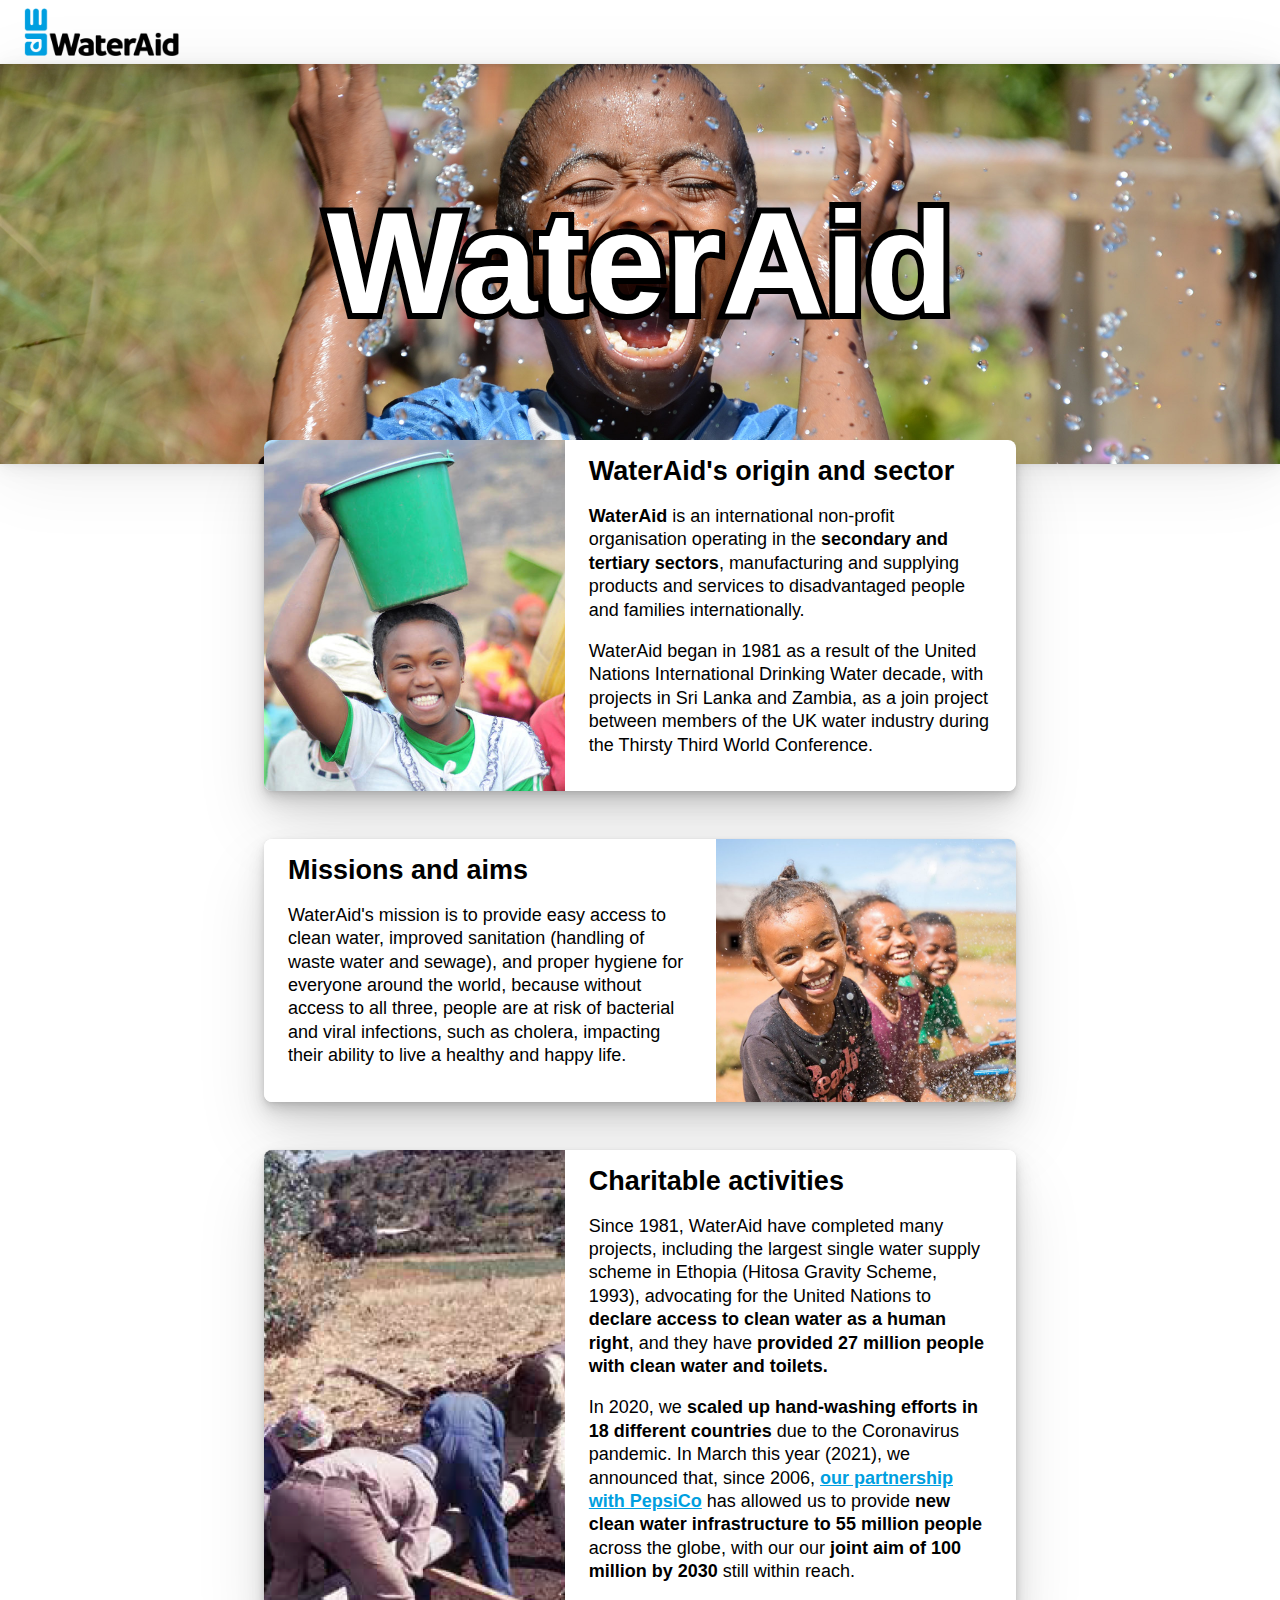
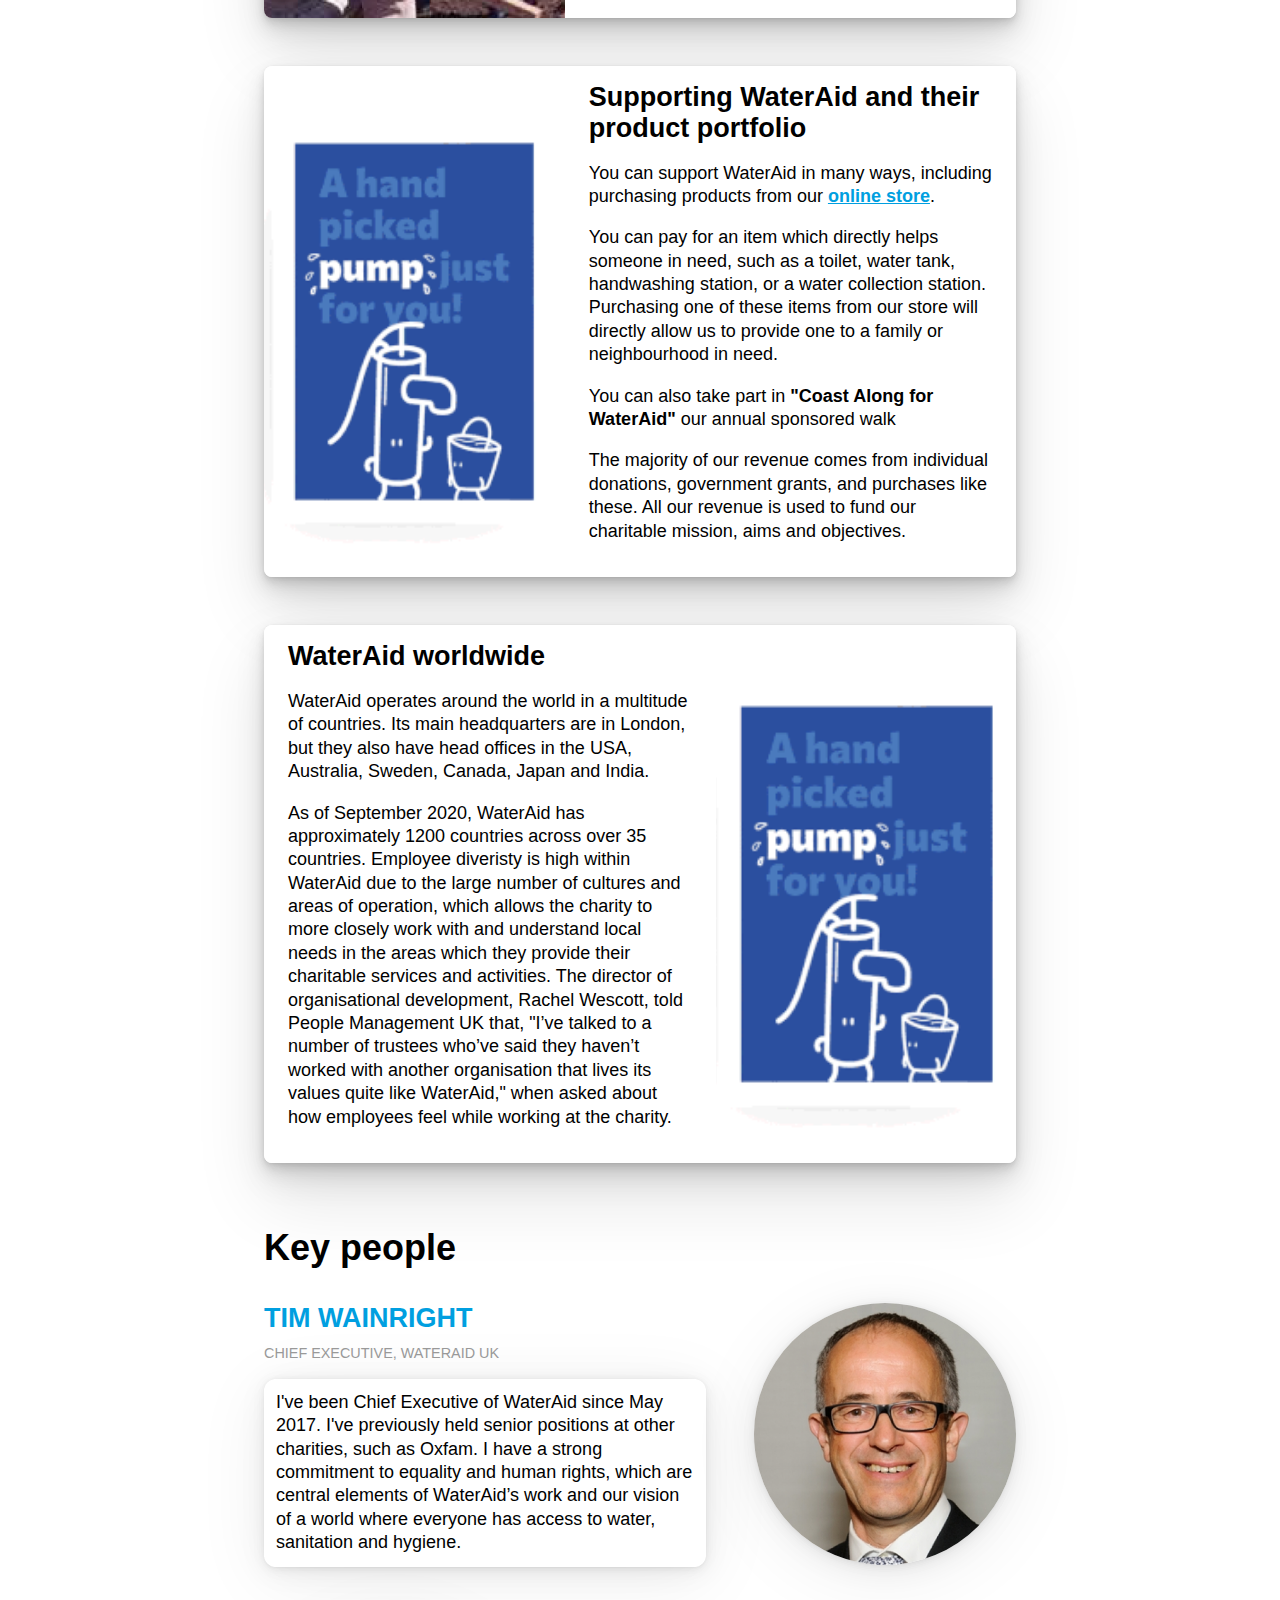
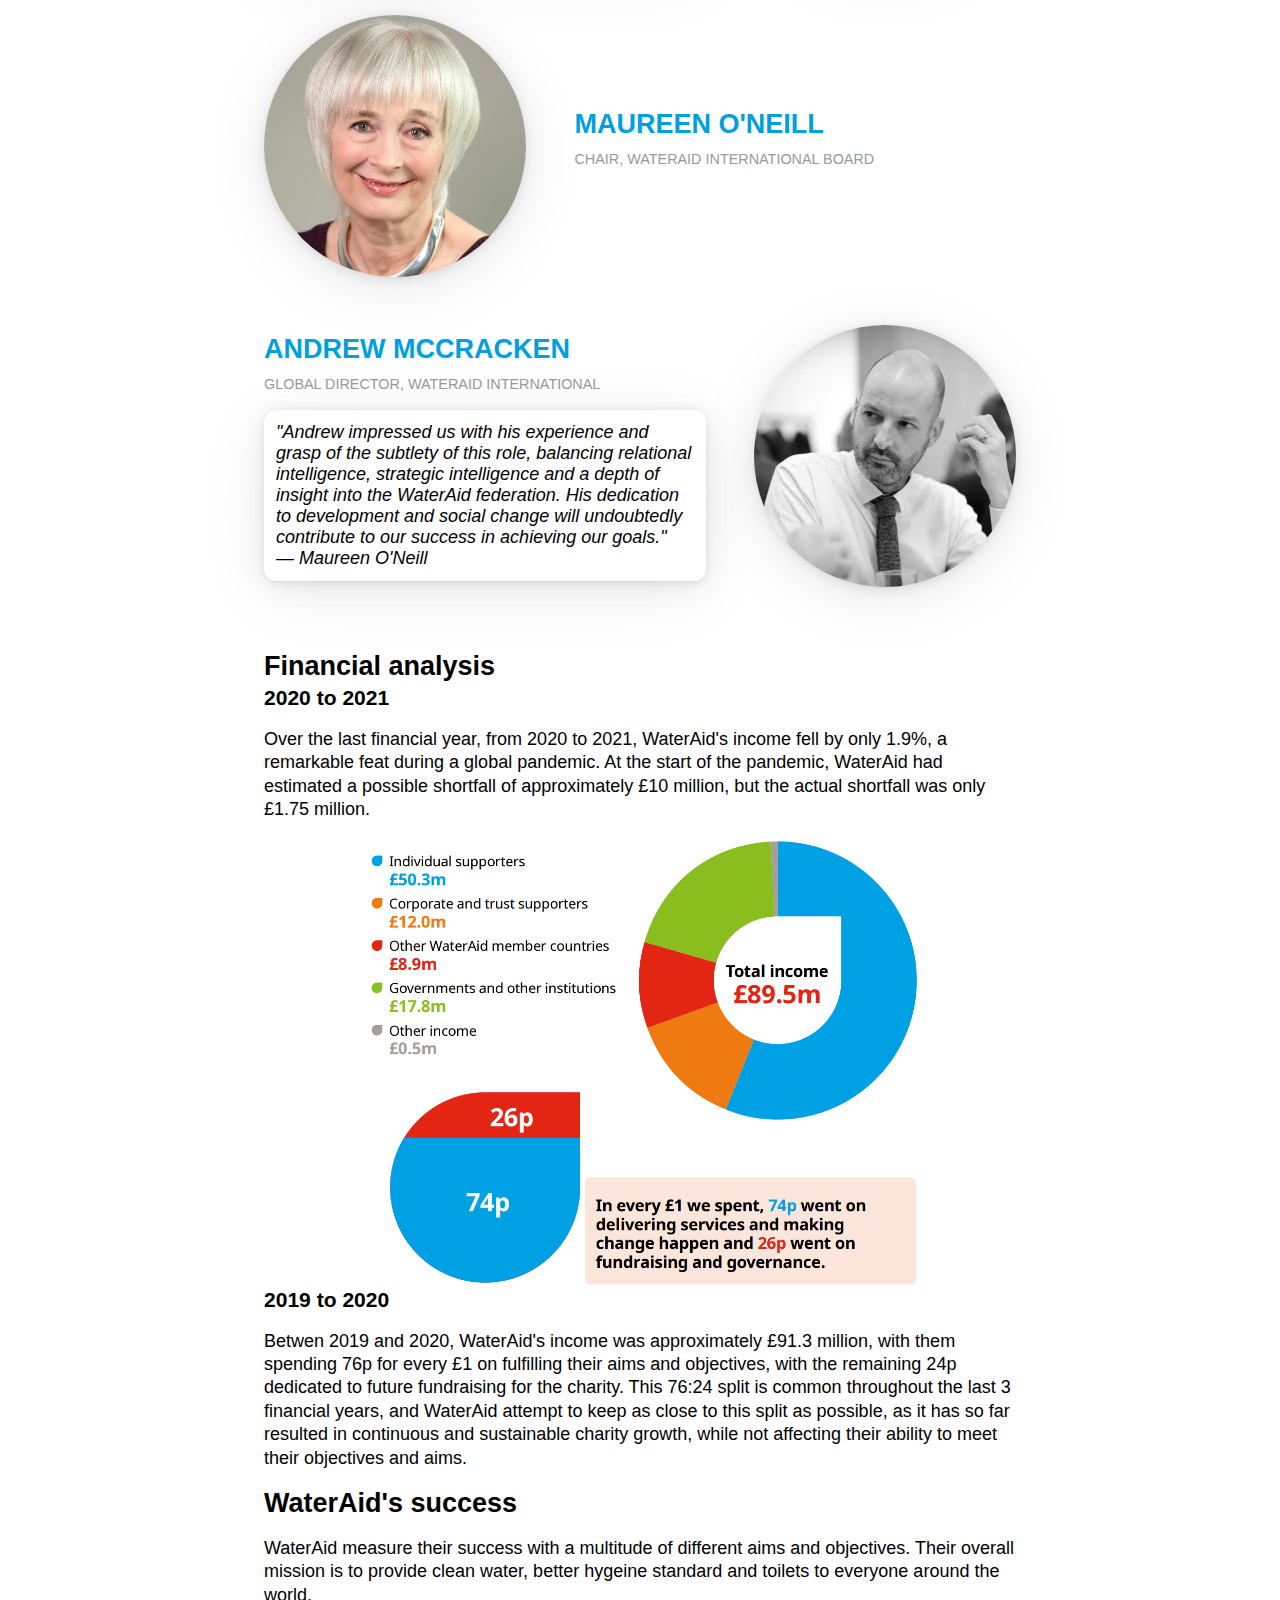
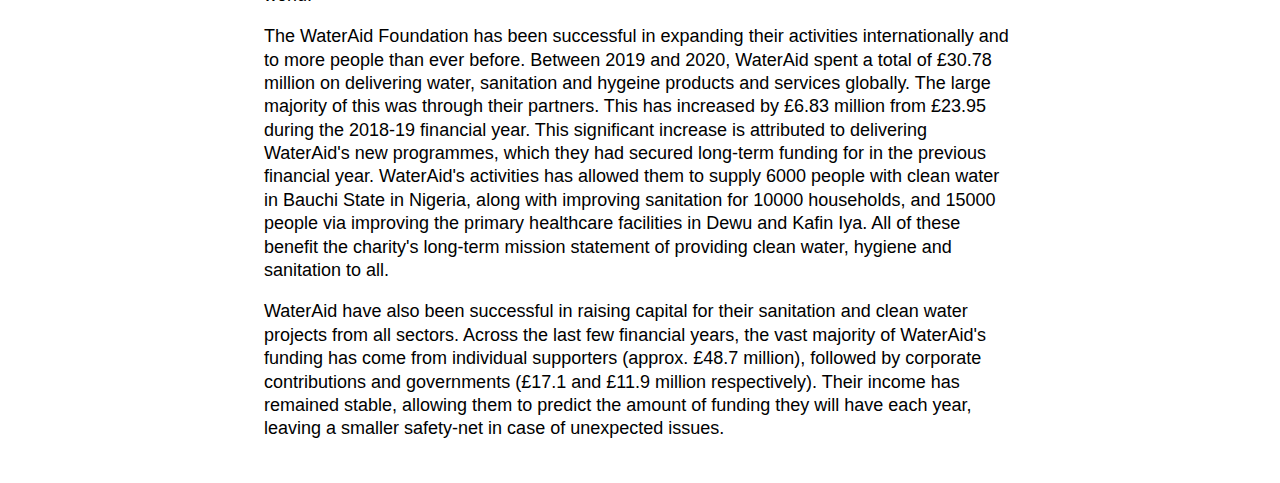
<file: index.html>
<!DOCTYPE html>
<html lang="en">
  <head>
    <meta charset="UTF-8" />
    <meta http-equiv="X-UA-Compatible" content="IE=edge" />
    <meta name="viewport" content="width=device-width, initial-scale=1.0" />
    <title>WaterAid - About</title>

    <link rel="stylesheet" href="style.css" />
  </head>
  <body>
    <header>
      <div id="header-inner">
        <img src="water-aid-logo.png" id="logo" />
      </div>
    </header>

    <div id="hero">
      <img src="wateraid-banner.jpg" />

      <!-- Duplicated for a nicer text shadow -->
      <h1>Water&#8203;Aid</h1>
      <span aria-hidden="true">Water&#8203;Aid</span>
    </div>

    <main>
      <section class="card">
        <img src="wateraid-happy.jpg" />

        <div>
          <h2>WaterAid's origin and sector</h2>
          <!-- 1a -->
          <p>
            <strong>WaterAid</strong> is an international non-profit
            organisation operating in the
            <strong>secondary and tertiary sectors</strong>, manufacturing and
            supplying products and services to disadvantaged people and families
            internationally.
          </p>
          <!-- 1c -->
          <p>
            WaterAid began in 1981 as a result of the United Nations
            International Drinking Water decade, with projects in Sri Lanka and
            Zambia, as a join project between members of the UK water industry
            during the Thirsty Third World Conference.
          </p>
        </div>
      </section>

      <section class="card reversed">
        <img src="wateraid-spray.jpg" />

        <div>
          <h2>Missions and aims</h2>

          <p>
            WaterAid's mission is to provide easy access to clean water,
            improved sanitation (handling of waste water and sewage), and proper
            hygiene for everyone around the world, because without access to all
            three, people are at risk of bacterial and viral infections, such as
            cholera, impacting their ability to live a healthy and happy life.
          </p>
        </div>
      </section>

      <section class="card">
        <img src="wateraid-hitosa.png" />

        <div>
          <h2>Charitable activities</h2>
          <!-- 1b -->
          <p>
            Since 1981, WaterAid have completed many projects, including the
            largest single water supply scheme in Ethopia (Hitosa Gravity
            Scheme, 1993), advocating for the United Nations to
            <strong>declare access to clean water as a human right</strong>, and
            they have
            <strong>
              provided 27 million people with clean water and toilets.</strong
            >
          </p>
          <p>
            In 2020, we
            <strong
              >scaled up hand-washing efforts in 18 different countries</strong
            >
            due to the Coronavirus pandemic. In March this year (2021), we
            announced that, since 2006,
            <a
              href="https://www.pepsico.com/news/press-release/pepsico-helps-more-than-55-million-people-globally-gain-access-to-safe-water-wit03182021"
              target="_blank"
              rel="noopener noreferrer"
              >our partnership with PepsiCo</a
            >
            has allowed us to provide
            <strong>new clean water infrastructure to 55 million people</strong>
            across the globe, with our our
            <strong>joint aim of 100 million by 2030</strong>
            still within reach.
          </p>
        </div>
      </section>

      <section class="card">
        <img src="wateraid-card.gif" />

        <div>
          <h2>Supporting WaterAid and their product portfolio</h2>
          <!-- 1e -->
          <p>
            You can support WaterAid in many ways, including purchasing products
            from our
            <a
              href="https://shop.wateraid.org/"
              target="_blank"
              rel="noopener noreferrer"
              >online store</a
            >.
          </p>
          <!-- 1f -->
          <p>
            You can pay for an item which directly helps someone in need, such
            as a toilet, water tank, handwashing station, or a water collection
            station. Purchasing one of these items from our store will directly
            allow us to provide one to a family or neighbourhood in need.
          </p>
          <p>
            You can also take part in
            <strong>"Coast Along for WaterAid"</strong> our annual sponsored
            walk
          </p>
          <!-- 1f -->
          <p>
            The majority of our revenue comes from individual donations,
            government grants, and purchases like these. All our revenue is used
            to fund our charitable mission, aims and objectives.
          </p>
        </div>
      </section>

      <section class="card reversed">
        <img src="wateraid-card.gif" />

        <div>
          <h2>WaterAid worldwide</h2>
          <!-- 1l -->
          <p>
            WaterAid operates around the world in a multitude of countries. Its
            main headquarters are in London, but they also have head offices in
            the USA, Australia, Sweden, Canada, Japan and India.
          </p>
          <!-- 1m -->
          <p>
            As of September 2020, WaterAid has approximately 1200 countries
            across over 35 countries. Employee diveristy is high within WaterAid
            due to the large number of cultures and areas of operation, which
            allows the charity to more closely work with and understand local
            needs in the areas which they provide their charitable services and
            activities. The director of organisational development, Rachel
            Wescott, told People Management UK that, "I’ve talked to a number of
            trustees who’ve said they haven’t worked with another organisation
            that lives its values quite like WaterAid," when asked about how
            employees feel while working at the charity.
          </p>
        </div>
      </section>

      <section class="key-people">
        <h2>Key people</h2>
        <!-- 1g -->

        <ul>
          <li class="person">
            <img src="tim.png" alt="Tim Wainright" class="portrait" />

            <div class="about">
              <p class="name">Tim Wainright</p>
              <p class="role">Chief Executive, WaterAid UK</p>
              <p class="bio">
                I've been Chief Executive of WaterAid since May 2017. I've
                previously held senior positions at other charities, such as
                Oxfam. I have a strong commitment to equality and human rights,
                which are central elements of WaterAid’s work and our vision of
                a world where everyone has access to water, sanitation and
                hygiene.
              </p>
            </div>
          </li>
          <li class="person">
            <img src="maureen.jpg" alt="Maureen O'Neill" class="portrait" />

            <div class="about">
              <p class="name">Maureen O'Neill</p>
              <p class="role">Chair, WaterAid International Board</p>
              <!-- Can't find any quote from/about Maureen. -->
              <!-- <p class="bio"></p> -->
            </div>
          </li>
          <li class="person">
            <img src="andrew.jpg" alt="Andrew McCracken" class="portrait" />

            <div class="about">
              <p class="name">Andrew McCracken</p>
              <p class="role">Global Director, WaterAid International</p>
              <blockquote class="bio">
                "Andrew impressed us with his experience and grasp of the
                subtlety of this role, balancing relational intelligence,
                strategic intelligence and a depth of insight into the WaterAid
                federation. His dedication to development and social change will
                undoubtedly contribute to our success in achieving our goals."
                <span class="author">&mdash; Maureen O'Neill</span>
              </blockquote>
            </div>
          </li>
        </ul>
      </section>

      <section class="financials">
        <h2>Financial analysis</h2>

        <h3>2020 to 2021</h3>

        <p>
          Over the last financial year, from 2020 to 2021, WaterAid's income
          fell by only 1.9%, a remarkable feat during a global pandemic. At the
          start of the pandemic, WaterAid had estimated a possible shortfall of
          approximately £10 million, but the actual shortfall was only £1.75
          million.
        </p>

        <img src="wateraid-finances-2020-21.png" />

        <h3>2019 to 2020</h3>

        <p>
          Betwen 2019 and 2020, WaterAid's income was approximately £91.3
          million, with them spending 76p for every £1 on fulfilling their aims
          and objectives, with the remaining 24p dedicated to future fundraising
          for the charity. This 76:24 split is common throughout the last 3
          financial years, and WaterAid attempt to keep as close to this split
          as possible, as it has so far resulted in continuous and sustainable
          charity growth, while not affecting their ability to meet their
          objectives and aims.
        </p>
      </section>

      <section class="evaluate">
        <h2>WaterAid's success</h2>

        <p>
          WaterAid measure their success with a multitude of different aims and
          objectives. Their overall mission is to provide clean water, better
          hygeine standard and toilets to everyone around the world.
        </p>

        <p>
          The WaterAid Foundation has been successful in expanding their
          activities internationally and to more people than ever before.
          Between 2019 and 2020, WaterAid spent a total of £30.78 million on
          delivering water, sanitation and hygeine products and services
          globally. The large majority of this was through their partners. This
          has increased by £6.83 million from £23.95 during the 2018-19
          financial year. This significant increase is attributed to delivering
          WaterAid's new programmes, which they had secured long-term funding
          for in the previous financial year. WaterAid's activities has allowed
          them to supply 6000 people with clean water in Bauchi State in
          Nigeria, along with improving sanitation for 10000 households, and
          15000 people via improving the primary healthcare facilities in Dewu
          and Kafin Iya. All of these benefit the charity's long-term mission
          statement of providing clean water, hygiene and sanitation to all.
        </p>

        <p>
          WaterAid have also been successful in raising capital for their
          sanitation and clean water projects from all sectors. Across the last
          few financial years, the vast majority of WaterAid's funding has come
          from individual supporters (approx. £48.7 million), followed by
          corporate contributions and governments (£17.1 and £11.9 million
          respectively). Their income has remained stable, allowing them to
          predict the amount of funding they will have each year, leaving a
          smaller safety-net in case of unexpected issues.
        </p>
      </section>
    </main>
  </body>
</html>
</file>
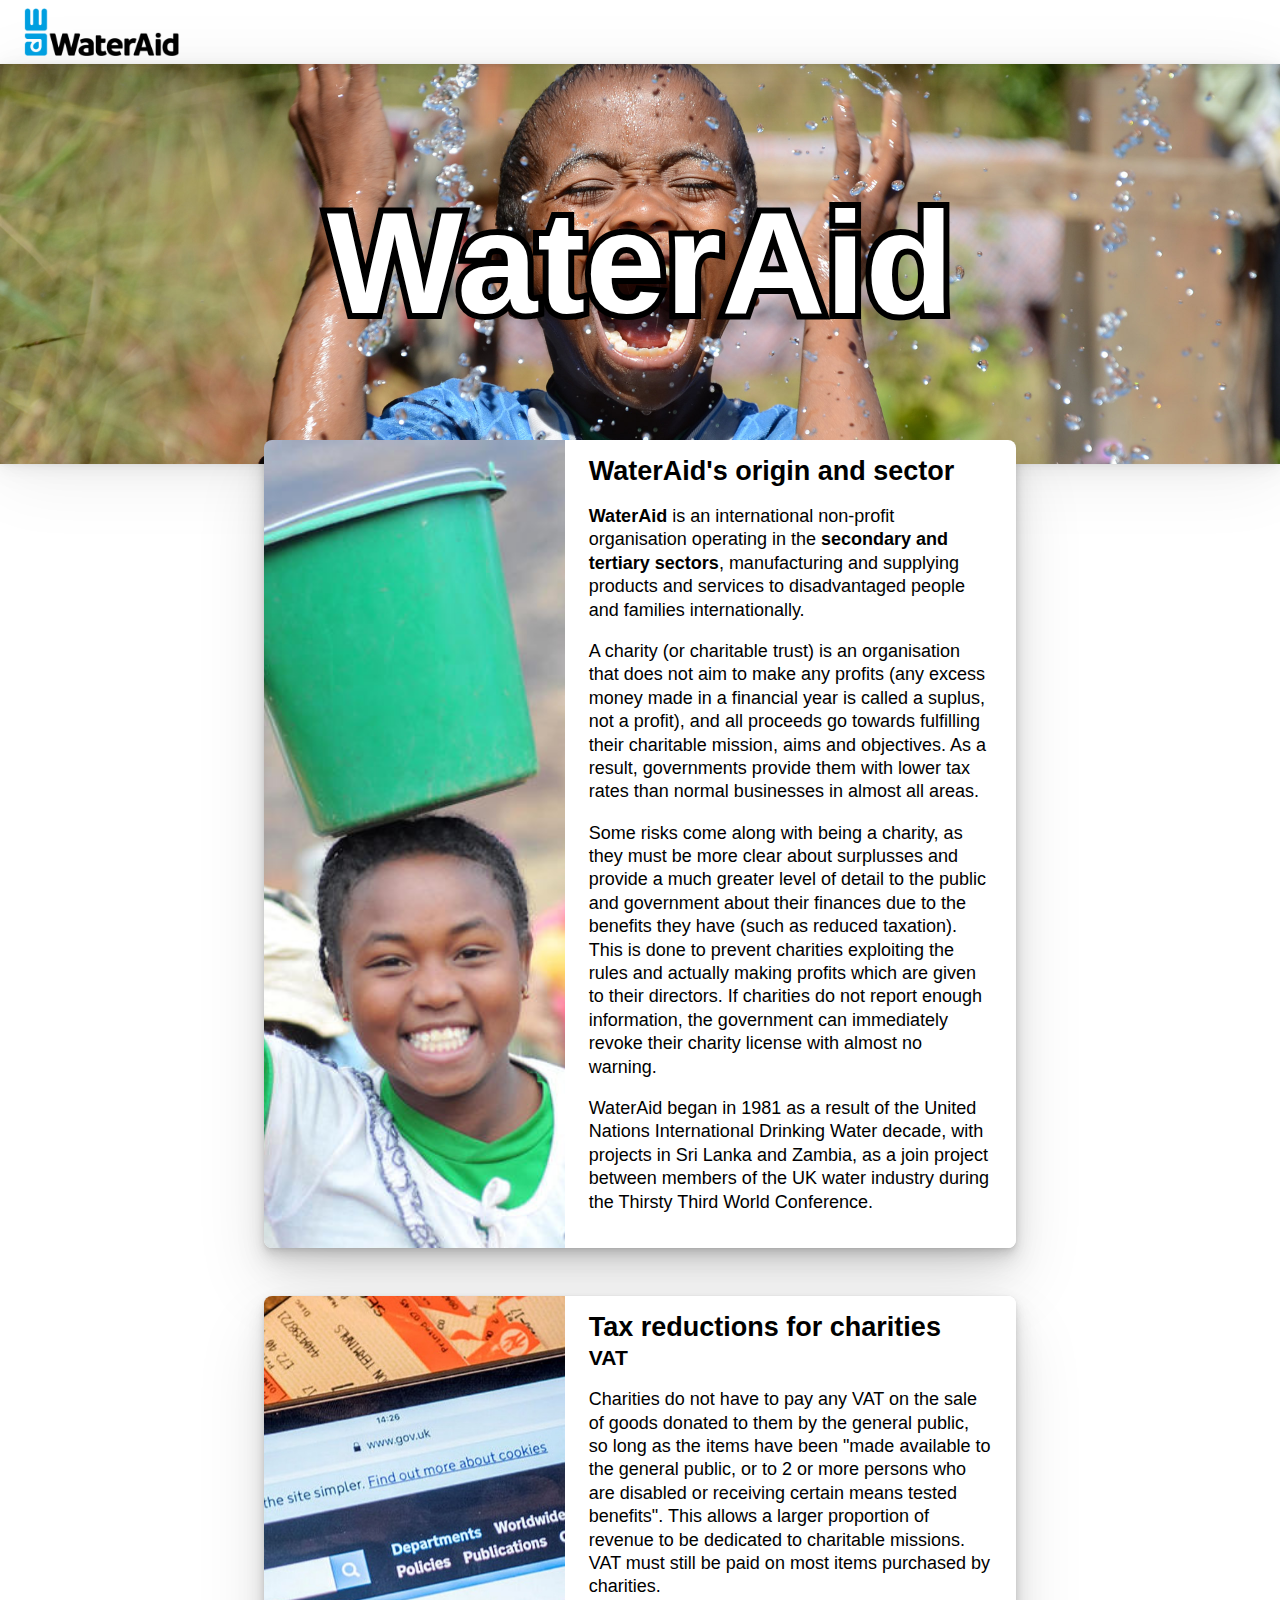
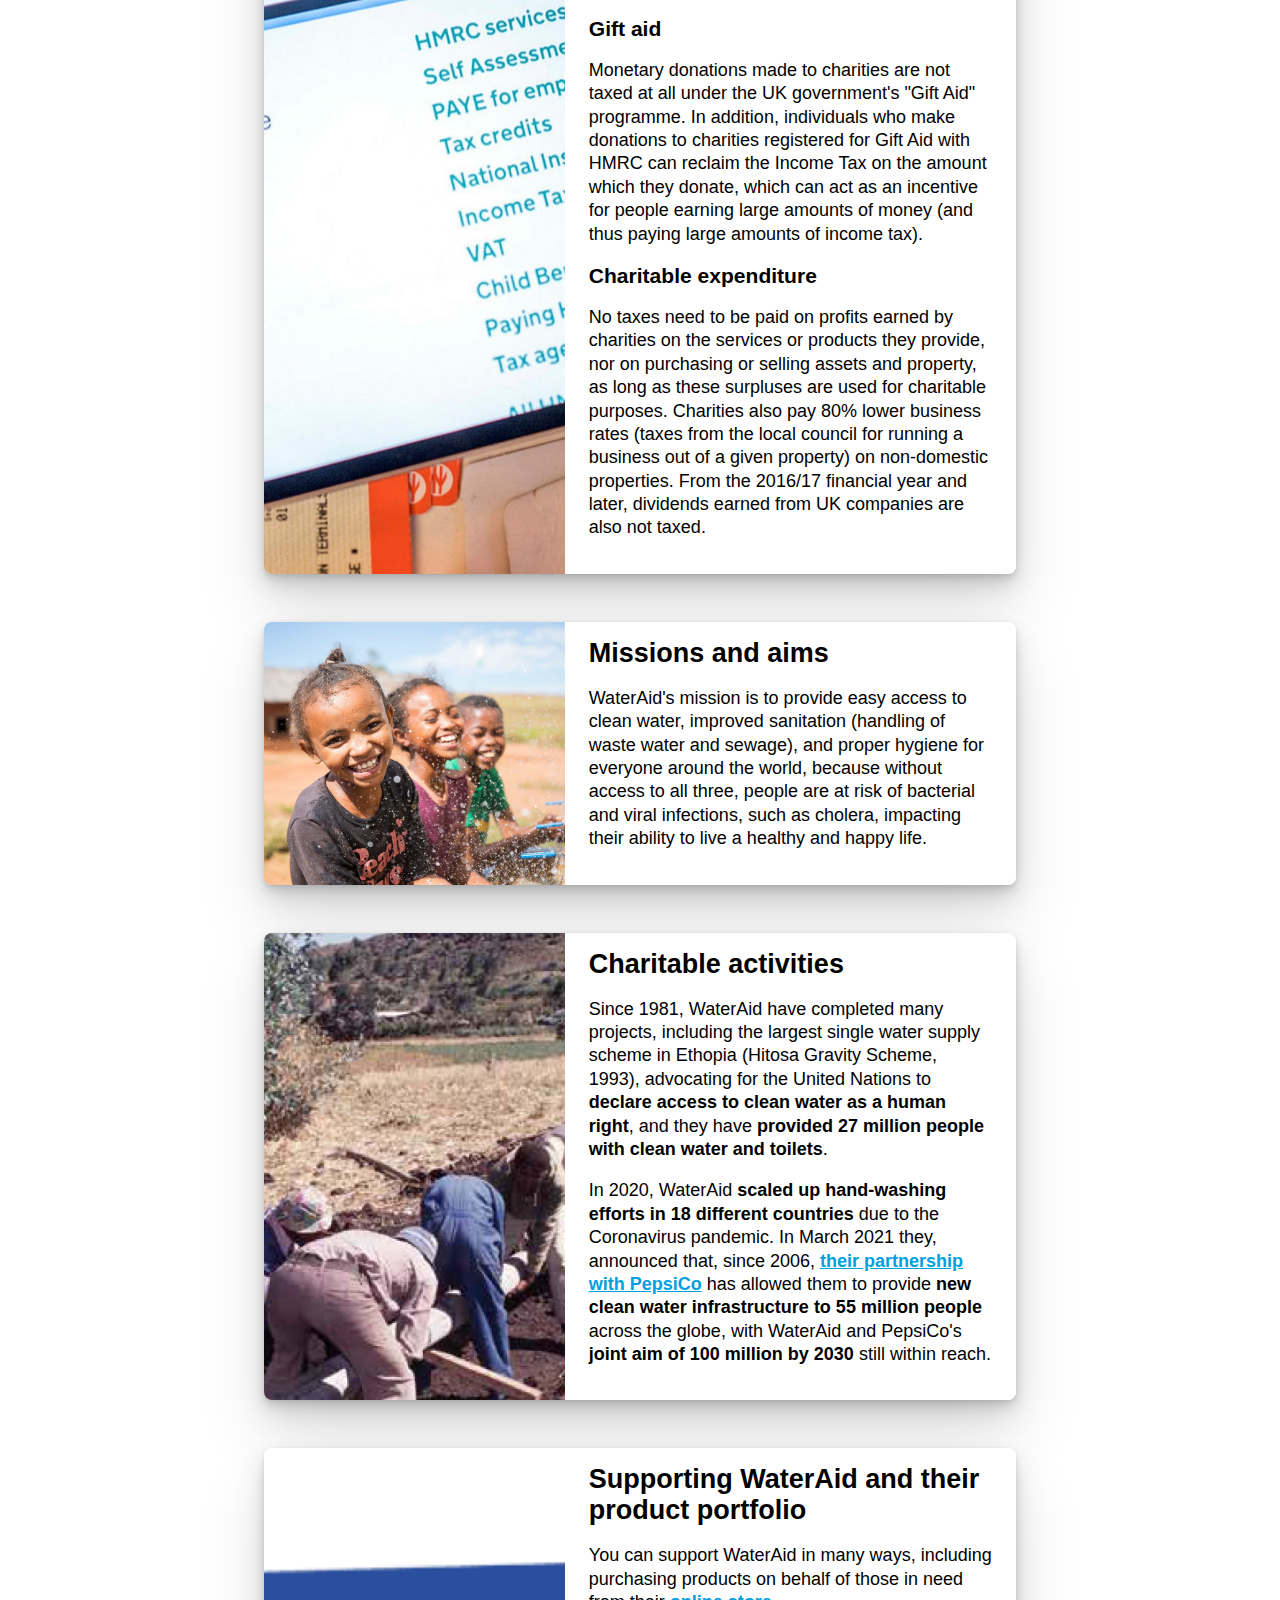
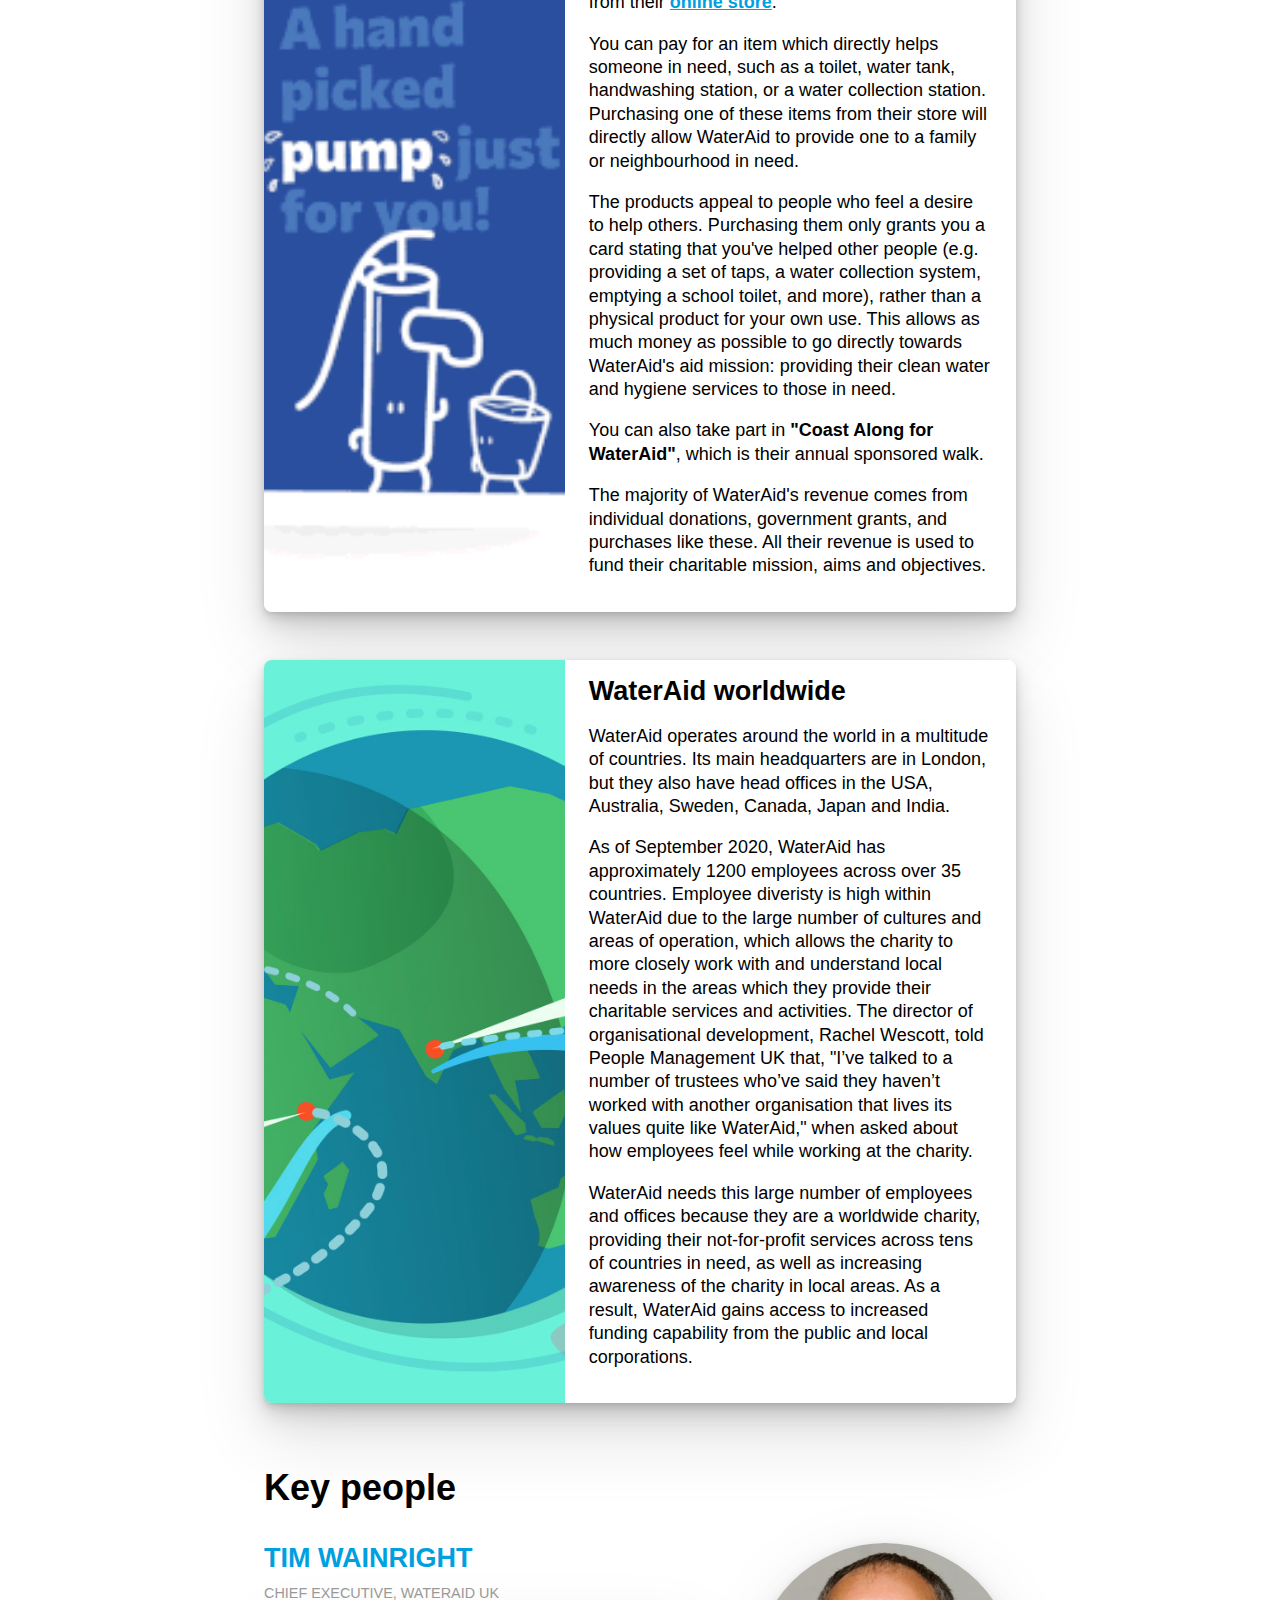
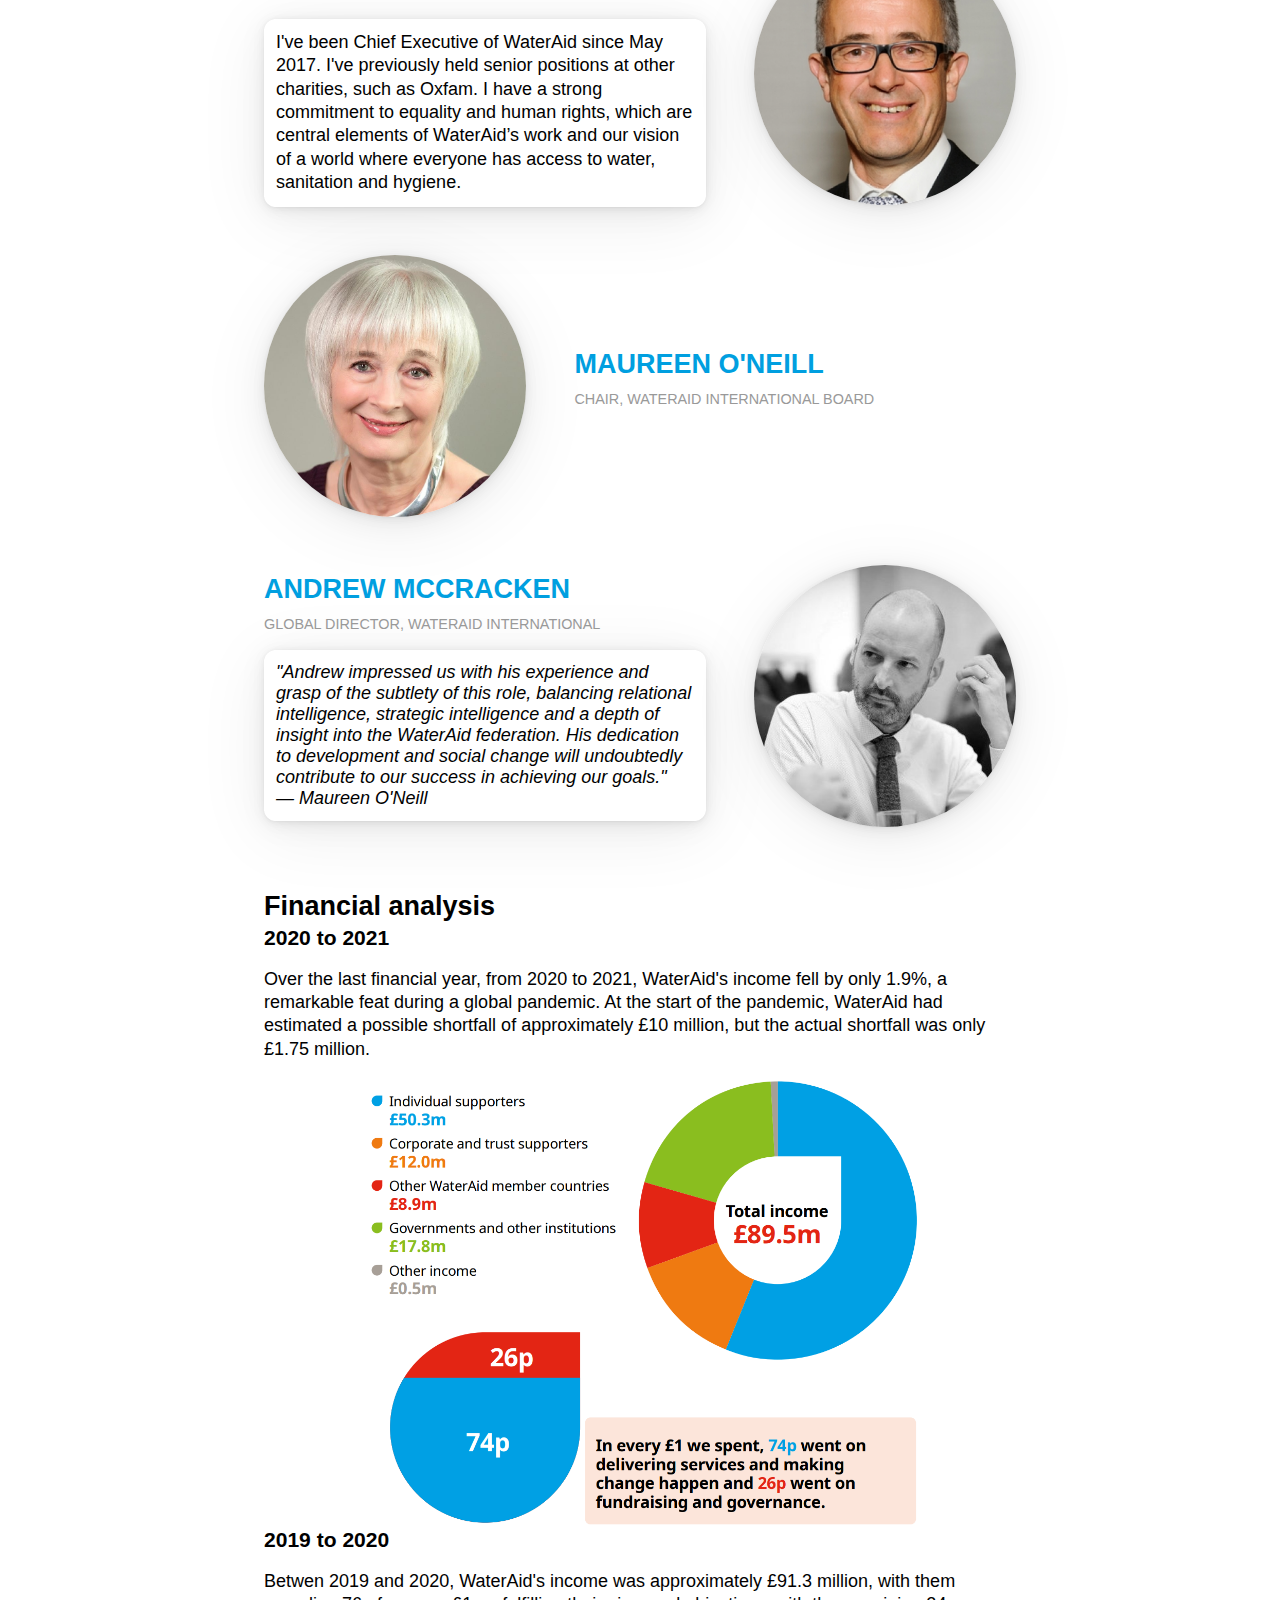
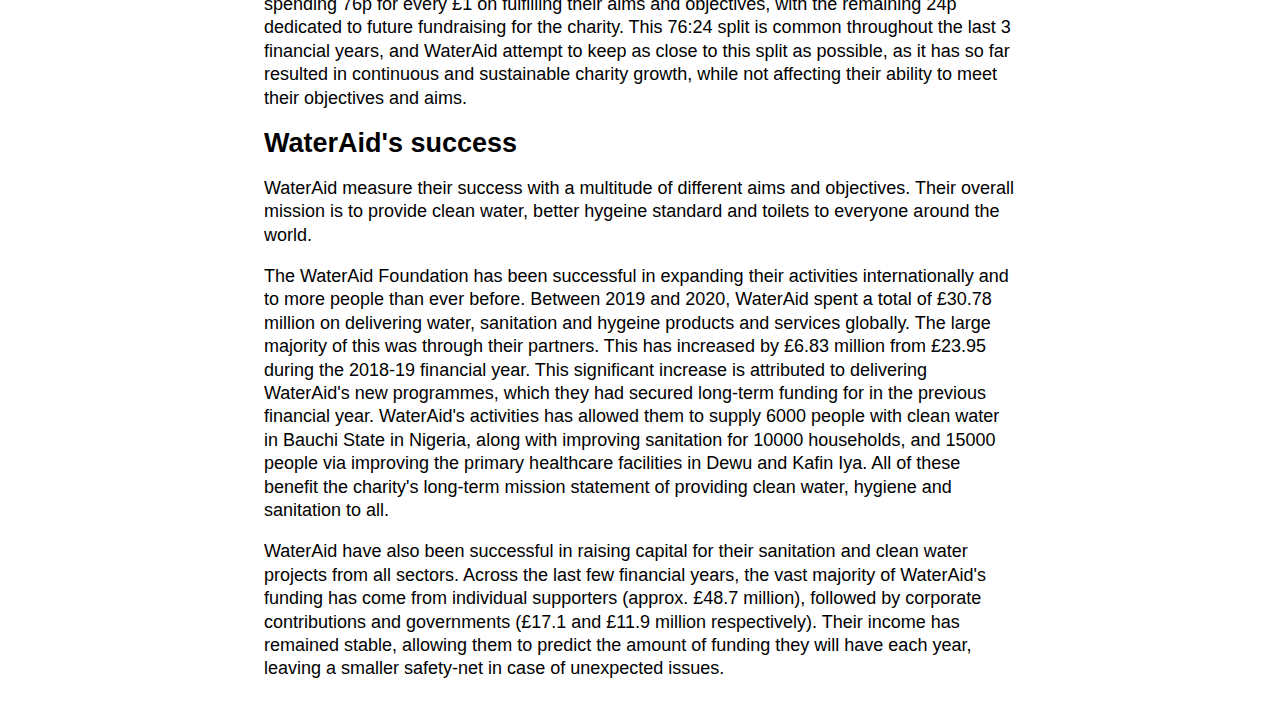
<file: charity.html>
<!DOCTYPE html>
<html lang="en">
  <head>
    <meta charset="UTF-8" />
    <meta http-equiv="X-UA-Compatible" content="IE=edge" />
    <meta name="viewport" content="width=device-width, initial-scale=1.0" />
    <title>WaterAid</title>

    <link rel="stylesheet" href="style.css" />
  </head>
  <body>
    <header>
      <div id="header-inner">
        <img src="water-aid-logo.png" id="logo" />
      </div>
    </header>

    <div id="hero">
      <img src="wateraid-banner.jpg" />

      <!-- Duplicated for a nicer text shadow -->
      <h1>Water&#8203;Aid</h1>
      <span aria-hidden="true">Water&#8203;Aid</span>
    </div>

    <main>
      <section class="card">
        <img src="wateraid-happy.jpg" />

        <div>
          <h2>WaterAid's origin and sector</h2>
          <!-- 1a -->
          <p>
            <strong>WaterAid</strong> is an international non-profit
            organisation operating in the
            <strong>secondary and tertiary sectors</strong>, manufacturing and
            supplying products and services to disadvantaged people and families
            internationally.
          </p>
          <p>
            A charity (or charitable trust) is an organisation that does not aim
            to make any profits (any excess money made in a financial year is
            called a suplus, not a profit), and all proceeds go towards
            fulfilling their charitable mission, aims and objectives. As a
            result, governments provide them with lower tax rates than normal
            businesses in almost all areas.
          </p>
          <p>
            Some risks come along with being a charity, as they must be more
            clear about surplusses and provide a much greater level of detail to
            the public and government about their finances due to the benefits
            they have (such as reduced taxation). This is done to prevent
            charities exploiting the rules and actually making profits which are
            given to their directors. If charities do not report enough
            information, the government can immediately revoke their charity
            license with almost no warning.
          </p>

          <!-- 1c -->
          <p>
            WaterAid began in 1981 as a result of the United Nations
            International Drinking Water decade, with projects in Sri Lanka and
            Zambia, as a join project between members of the UK water industry
            during the Thirsty Third World Conference.
          </p>
        </div>
      </section>

      <section class="card">
        <img src="hmrc.jpg" />

        <div>
          <h2>Tax reductions for charities</h2>

          <h3>VAT</h3>

          <p>
            Charities do not have to pay any VAT on the sale of goods donated to
            them by the general public, so long as the items have been "made
            available to the general public, or to 2 or more persons who are
            disabled or receiving certain means tested benefits". This allows a
            larger proportion of revenue to be dedicated to charitable missions.
            VAT must still be paid on most items purchased by charities.
          </p>

          <h3>Gift aid</h3>

          <p>
            Monetary donations made to charities are not taxed at all under the
            UK government's "Gift Aid" programme. In addition, individuals who
            make donations to charities registered for Gift Aid with HMRC can
            reclaim the Income Tax on the amount which they donate, which can
            act as an incentive for people earning large amounts of money (and
            thus paying large amounts of income tax).
          </p>

          <h3>Charitable expenditure</h3>

          <p>
            No taxes need to be paid on profits earned by charities on the
            services or products they provide, nor on purchasing or selling
            assets and property, as long as these surpluses are used for
            charitable purposes. Charities also pay 80% lower business rates
            (taxes from the local council for running a business out of a given
            property) on non-domestic properties. From the 2016/17 financial
            year and later, dividends earned from UK companies are also not
            taxed.
          </p>
        </div>
      </section>

      <section class="card">
        <img src="wateraid-spray.jpg" />

        <div>
          <h2>Missions and aims</h2>

          <p>
            WaterAid's mission is to provide easy access to clean water,
            improved sanitation (handling of waste water and sewage), and proper
            hygiene for everyone around the world, because without access to all
            three, people are at risk of bacterial and viral infections, such as
            cholera, impacting their ability to live a healthy and happy life.
          </p>
        </div>
      </section>

      <section class="card">
        <img src="wateraid-hitosa.png" />

        <div>
          <h2>Charitable activities</h2>
          <!-- 1b -->
          <p>
            Since 1981, WaterAid have completed many projects, including the
            largest single water supply scheme in Ethopia (Hitosa Gravity
            Scheme, 1993), advocating for the United Nations to
            <strong>declare access to clean water as a human right</strong>, and
            they have
            <strong
              >provided 27 million people with clean water and toilets</strong
            >.
          </p>
          <p>
            In 2020, WaterAid
            <strong
              >scaled up hand-washing efforts in 18 different countries</strong
            >
            due to the Coronavirus pandemic. In March 2021 they, announced that,
            since 2006,
            <a
              href="https://www.pepsico.com/news/press-release/pepsico-helps-more-than-55-million-people-globally-gain-access-to-safe-water-wit03182021"
              target="_blank"
              rel="noopener noreferrer"
              >their partnership with PepsiCo</a
            >
            has allowed them to provide
            <strong>new clean water infrastructure to 55 million people</strong>
            across the globe, with WaterAid and PepsiCo's
            <strong>joint aim of 100 million by 2030</strong>
            still within reach.
          </p>
        </div>
      </section>

      <section class="card">
        <img class="contain" src="wateraid-card.gif" />

        <div>
          <h2>Supporting WaterAid and their product portfolio</h2>
          <!-- 1e -->
          <p>
            You can support WaterAid in many ways, including purchasing products
            on behalf of those in need from their
            <a
              href="https://shop.wateraid.org/"
              target="_blank"
              rel="noopener noreferrer"
              >online store</a
            >.
          </p>
          <!-- 1f -->
          <p>
            You can pay for an item which directly helps someone in need, such
            as a toilet, water tank, handwashing station, or a water collection
            station. Purchasing one of these items from their store will
            directly allow WaterAid to provide one to a family or neighbourhood
            in need.
          </p>
          <p>
            The products appeal to people who feel a desire to help others.
            Purchasing them only grants you a card stating that you've helped
            other people (e.g. providing a set of taps, a water collection
            system, emptying a school toilet, and more), rather than a physical
            product for your own use. This allows as much money as possible to
            go directly towards WaterAid's aid mission: providing their clean
            water and hygiene services to those in need.
          </p>
          <p>
            You can also take part in
            <strong>"Coast Along for WaterAid"</strong>, which is their annual
            sponsored walk.
          </p>
          <!-- 1f -->
          <p>
            The majority of WaterAid's revenue comes from individual donations,
            government grants, and purchases like these. All their revenue is
            used to fund their charitable mission, aims and objectives.
          </p>
        </div>
      </section>

      <section class="card">
        <img src="wateraid-global.jpg" />

        <div>
          <h2>WaterAid worldwide</h2>
          <!-- 1l -->
          <p>
            WaterAid operates around the world in a multitude of countries. Its
            main headquarters are in London, but they also have head offices in
            the USA, Australia, Sweden, Canada, Japan and India.
          </p>
          <!-- 1m -->
          <p>
            As of September 2020, WaterAid has approximately 1200 employees
            across over 35 countries. Employee diveristy is high within WaterAid
            due to the large number of cultures and areas of operation, which
            allows the charity to more closely work with and understand local
            needs in the areas which they provide their charitable services and
            activities. The director of organisational development, Rachel
            Wescott, told People Management UK that, "I’ve talked to a number of
            trustees who’ve said they haven’t worked with another organisation
            that lives its values quite like WaterAid," when asked about how
            employees feel while working at the charity.
          </p>
          <!-- 1o -->
          <p>
            WaterAid needs this large number of employees and offices because
            they are a worldwide charity, providing their not-for-profit
            services across tens of countries in need, as well as increasing
            awareness of the charity in local areas. As a result, WaterAid gains
            access to increased funding capability from the public and local
            corporations.
          </p>
        </div>
      </section>

      <section class="key-people">
        <h2>Key people</h2>
        <!-- 1g -->

        <ul>
          <li class="person">
            <img src="tim.png" alt="Tim Wainright" class="portrait" />

            <div class="about">
              <p class="name">Tim Wainright</p>
              <p class="role">Chief Executive, WaterAid UK</p>
              <p class="bio">
                I've been Chief Executive of WaterAid since May 2017. I've
                previously held senior positions at other charities, such as
                Oxfam. I have a strong commitment to equality and human rights,
                which are central elements of WaterAid’s work and our vision of
                a world where everyone has access to water, sanitation and
                hygiene.
              </p>
            </div>
          </li>
          <li class="person">
            <img src="maureen.jpg" alt="Maureen O'Neill" class="portrait" />

            <div class="about">
              <p class="name">Maureen O'Neill</p>
              <p class="role">Chair, WaterAid International Board</p>
              <!-- Can't find any quote from/about Maureen. -->
              <!-- <p class="bio"></p> -->
            </div>
          </li>
          <li class="person">
            <img src="andrew.jpg" alt="Andrew McCracken" class="portrait" />

            <div class="about">
              <p class="name">Andrew McCracken</p>
              <p class="role">Global Director, WaterAid International</p>
              <blockquote class="bio">
                "Andrew impressed us with his experience and grasp of the
                subtlety of this role, balancing relational intelligence,
                strategic intelligence and a depth of insight into the WaterAid
                federation. His dedication to development and social change will
                undoubtedly contribute to our success in achieving our goals."
                <span class="author">&mdash; Maureen O'Neill</span>
              </blockquote>
            </div>
          </li>
        </ul>
      </section>

      <section class="financials">
        <h2>Financial analysis</h2>

        <h3>2020 to 2021</h3>

        <p>
          Over the last financial year, from 2020 to 2021, WaterAid's income
          fell by only 1.9%, a remarkable feat during a global pandemic. At the
          start of the pandemic, WaterAid had estimated a possible shortfall of
          approximately £10 million, but the actual shortfall was only £1.75
          million.
        </p>

        <img src="wateraid-finances-2020-21.png" />

        <h3>2019 to 2020</h3>

        <p>
          Betwen 2019 and 2020, WaterAid's income was approximately £91.3
          million, with them spending 76p for every £1 on fulfilling their aims
          and objectives, with the remaining 24p dedicated to future fundraising
          for the charity. This 76:24 split is common throughout the last 3
          financial years, and WaterAid attempt to keep as close to this split
          as possible, as it has so far resulted in continuous and sustainable
          charity growth, while not affecting their ability to meet their
          objectives and aims.
        </p>
      </section>

      <section class="evaluate">
        <h2>WaterAid's success</h2>

        <p>
          WaterAid measure their success with a multitude of different aims and
          objectives. Their overall mission is to provide clean water, better
          hygeine standard and toilets to everyone around the world.
        </p>

        <p>
          The WaterAid Foundation has been successful in expanding their
          activities internationally and to more people than ever before.
          Between 2019 and 2020, WaterAid spent a total of £30.78 million on
          delivering water, sanitation and hygeine products and services
          globally. The large majority of this was through their partners. This
          has increased by £6.83 million from £23.95 during the 2018-19
          financial year. This significant increase is attributed to delivering
          WaterAid's new programmes, which they had secured long-term funding
          for in the previous financial year. WaterAid's activities has allowed
          them to supply 6000 people with clean water in Bauchi State in
          Nigeria, along with improving sanitation for 10000 households, and
          15000 people via improving the primary healthcare facilities in Dewu
          and Kafin Iya. All of these benefit the charity's long-term mission
          statement of providing clean water, hygiene and sanitation to all.
        </p>

        <p>
          WaterAid have also been successful in raising capital for their
          sanitation and clean water projects from all sectors. Across the last
          few financial years, the vast majority of WaterAid's funding has come
          from individual supporters (approx. £48.7 million), followed by
          corporate contributions and governments (£17.1 and £11.9 million
          respectively). Their income has remained stable, allowing them to
          predict the amount of funding they will have each year, leaving a
          smaller safety-net in case of unexpected issues.
        </p>
      </section>
    </main>
  </body>
</html>
</file>
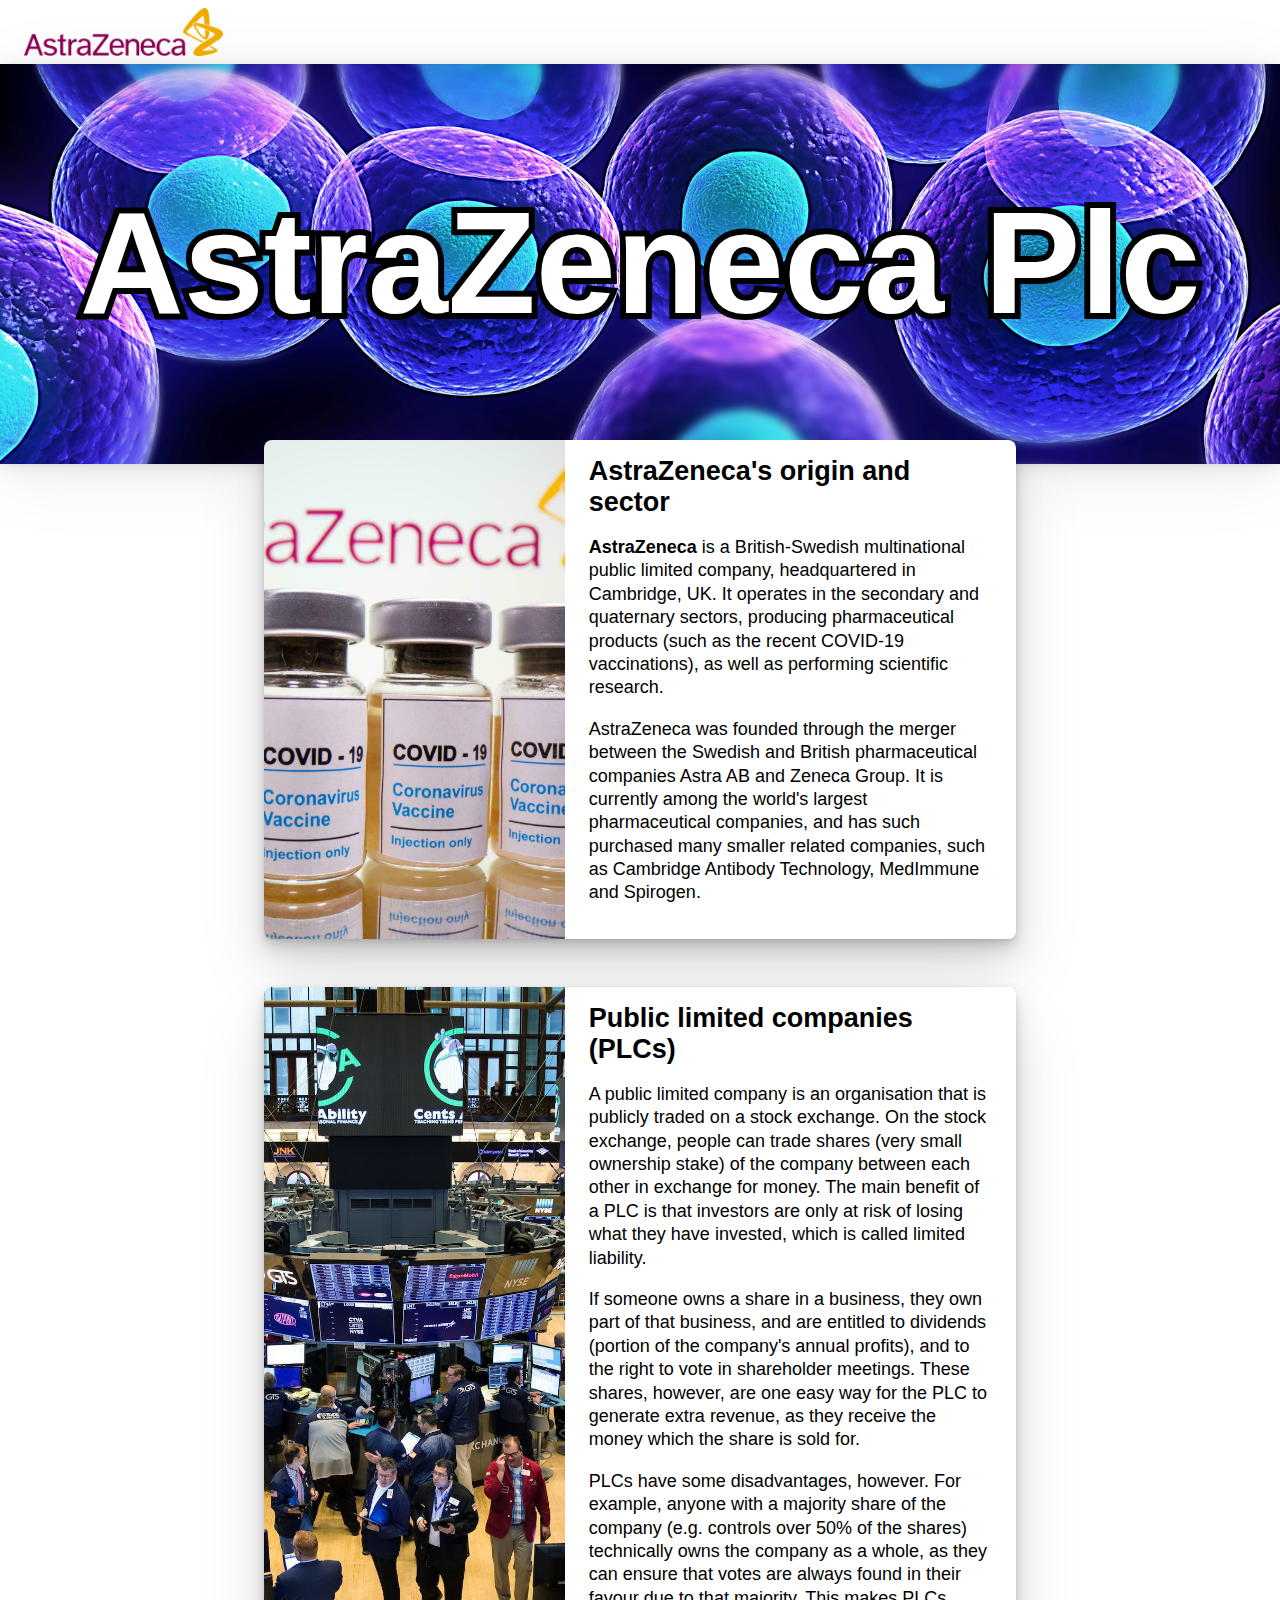
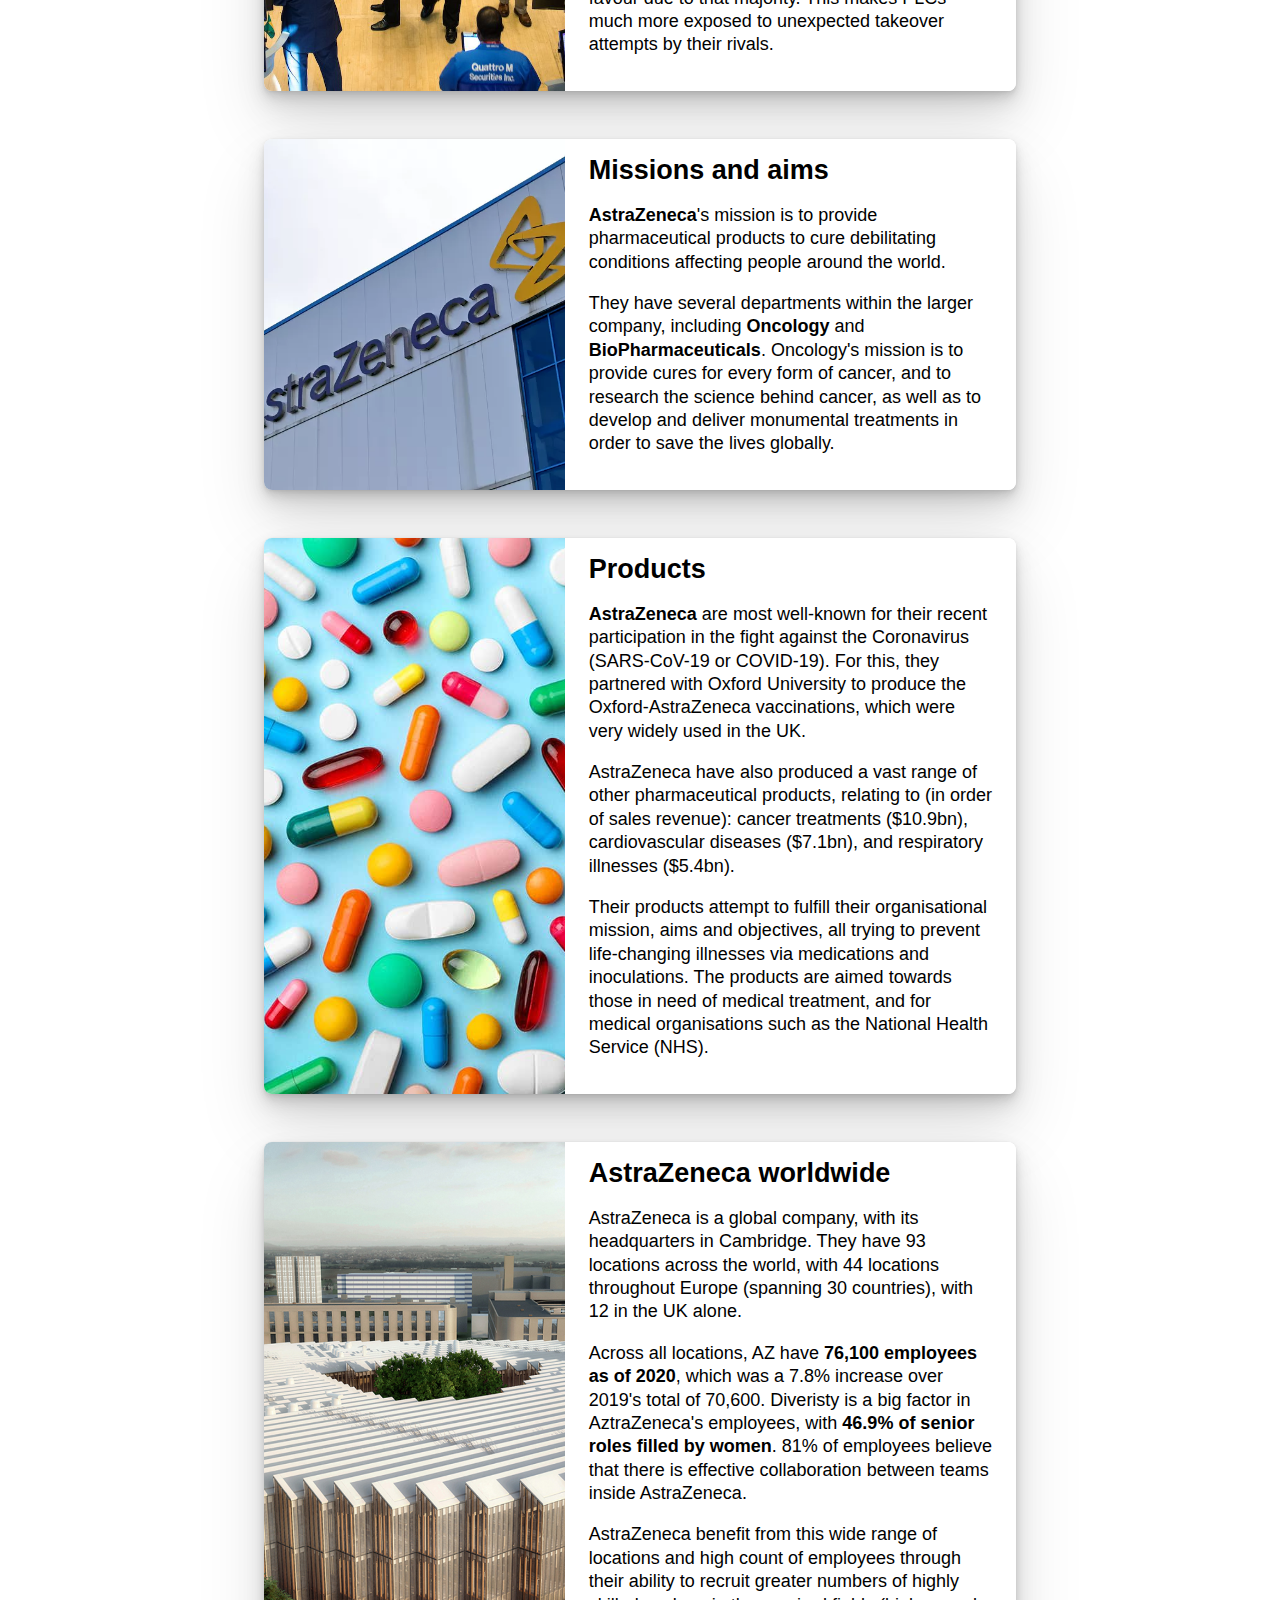
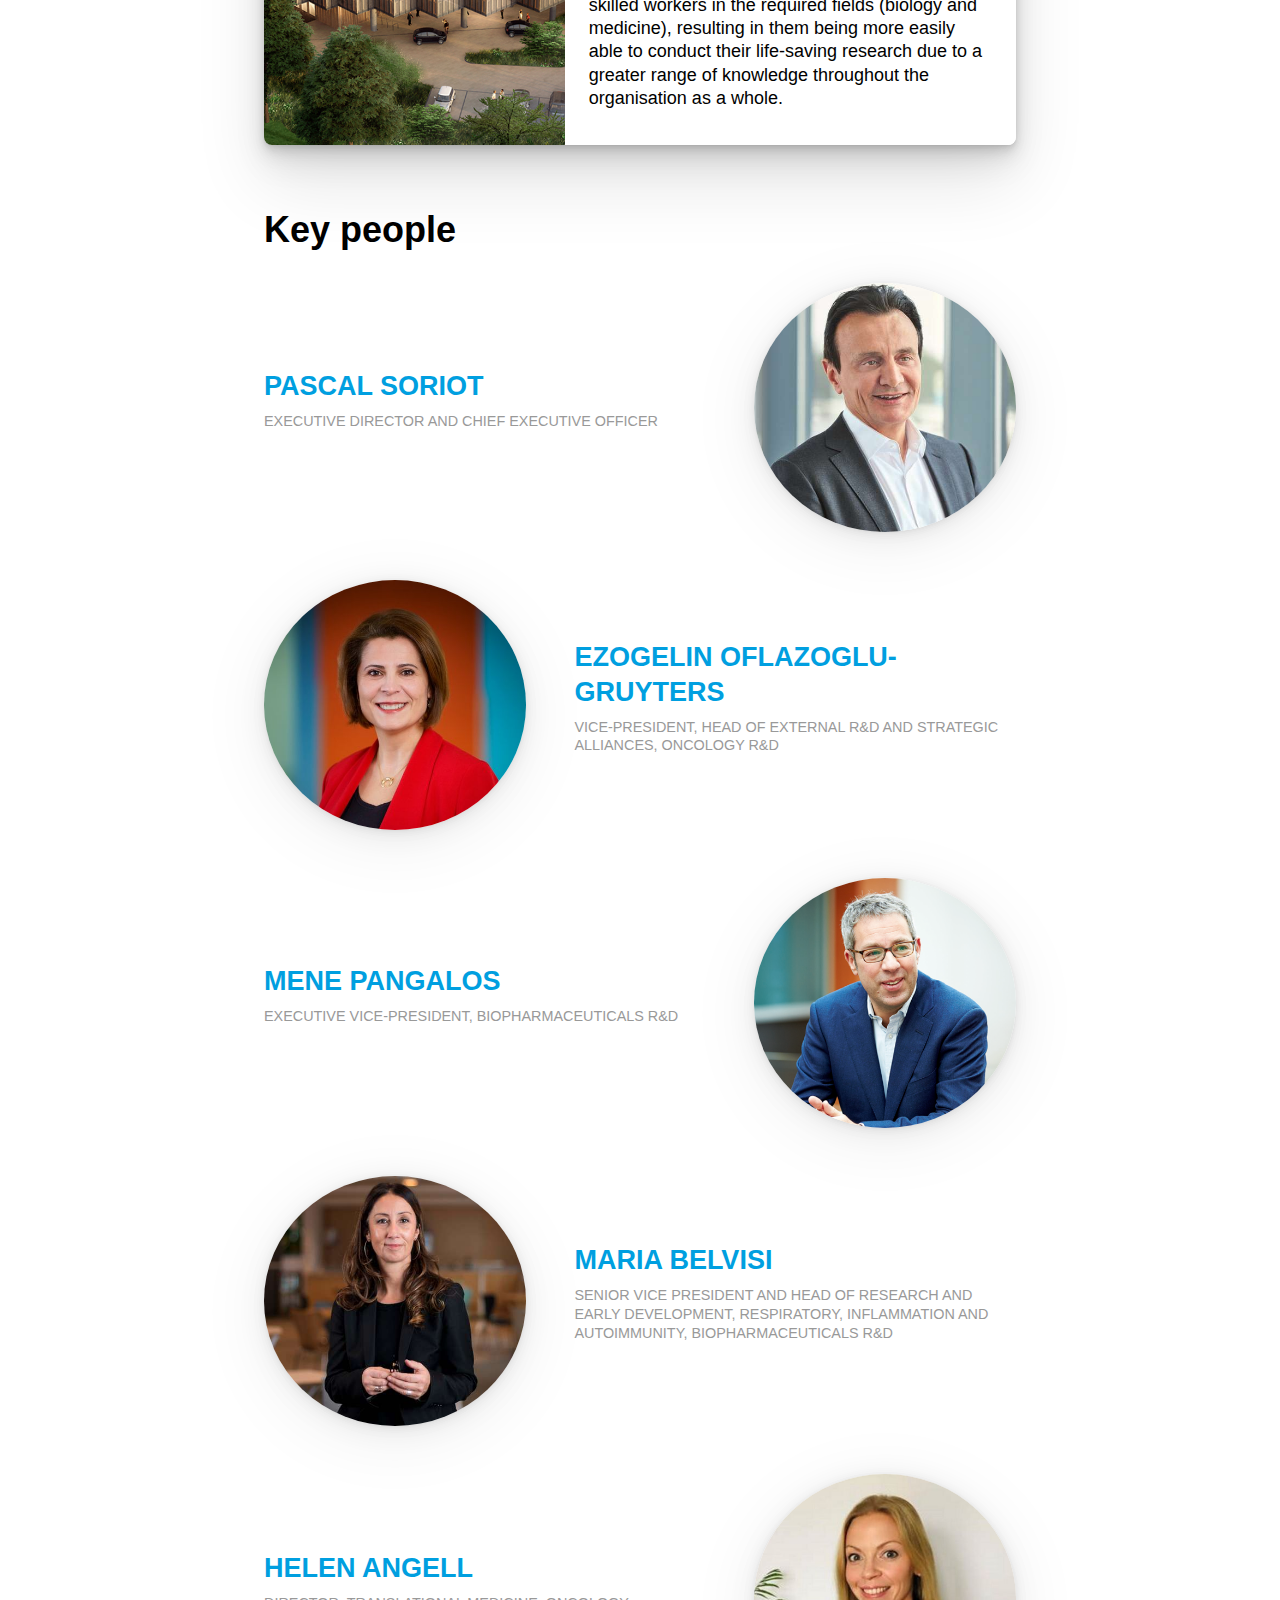
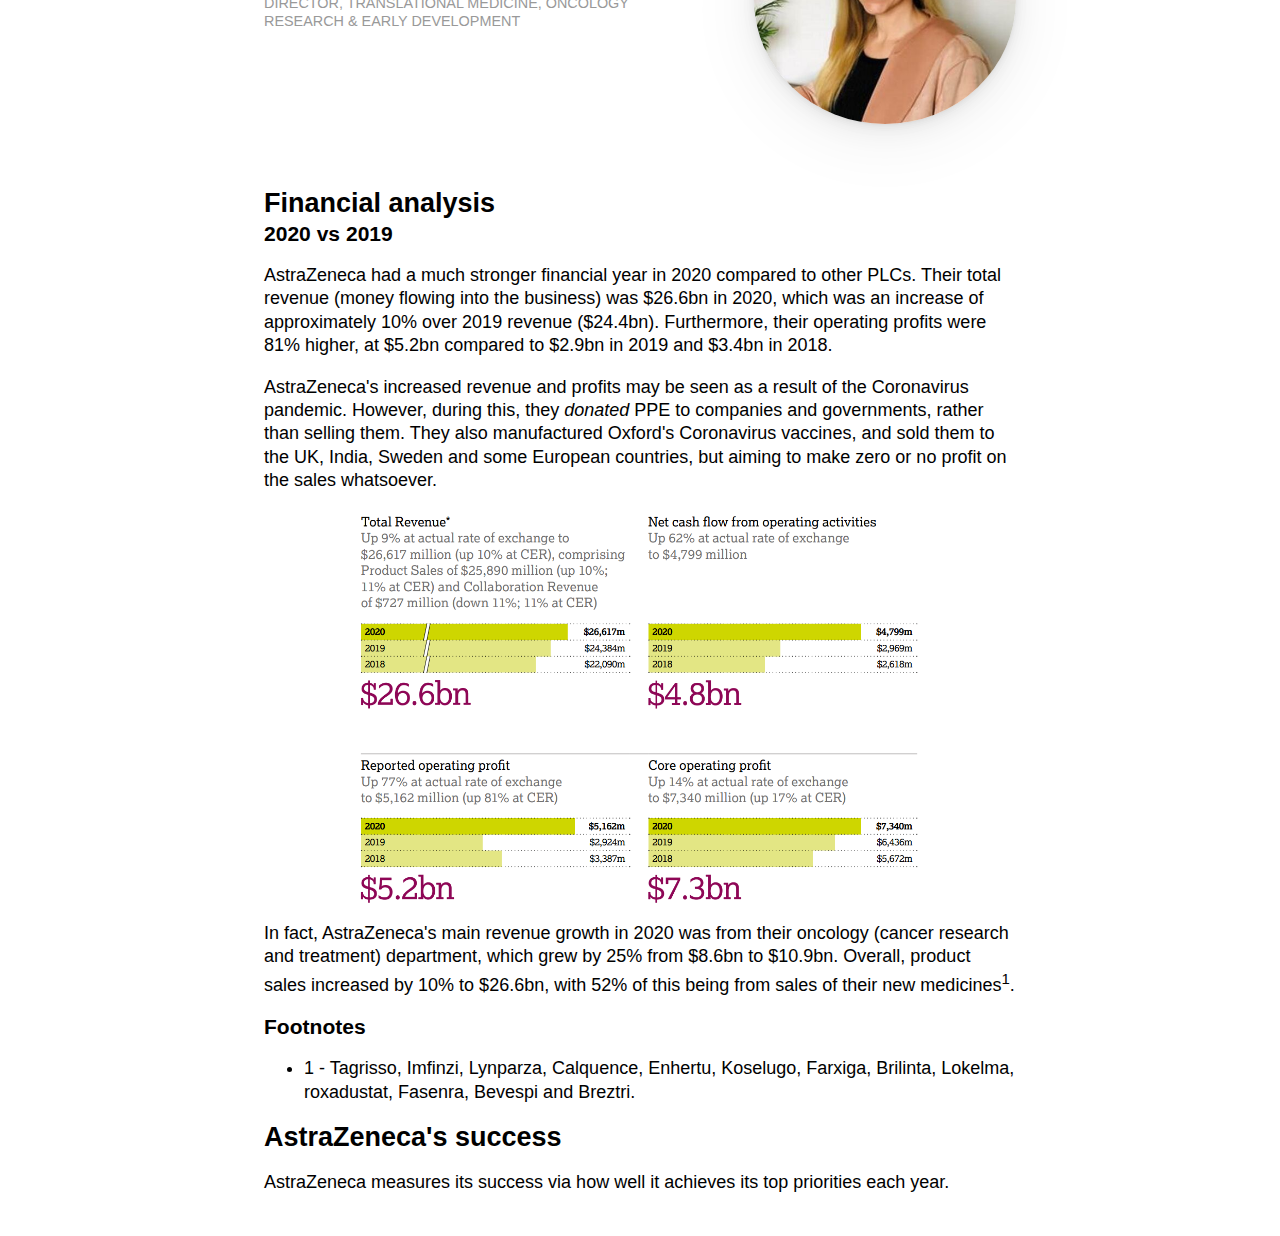
<file: plc.html>
<!DOCTYPE html>
<html lang="en">
  <head>
    <meta charset="UTF-8" />
    <meta http-equiv="X-UA-Compatible" content="IE=edge" />
    <meta name="viewport" content="width=device-width, initial-scale=1.0" />
    <title>Astra&#8203;Zeneca Plc</title>

    <link rel="stylesheet" href="style.css" />
  </head>
  <body>
    <header>
      <div id="header-inner">
        <img src="logo-az.png" id="logo" />
      </div>
    </header>

    <div id="hero">
      <img src="cells.jpg" />

      <!-- Duplicated for a nicer text shadow -->
      <h1>Astra&#8203;Zeneca Plc</h1>
      <span aria-hidden="true">Astra&#8203;Zeneca Plc</span>
    </div>

    <main>
      <section class="card">
        <img src="az-jab.jpg" />

        <div>
          <h2>AstraZeneca's origin and sector</h2>

          <p>
            <strong>AstraZeneca</strong> is a British-Swedish multinational
            public limited company, headquartered in Cambridge, UK. It operates
            in the secondary and quaternary sectors, producing pharmaceutical
            products (such as the recent COVID-19 vaccinations), as well as
            performing scientific research.
          </p>
          <p>
            AstraZeneca was founded through the merger between the Swedish and
            British pharmaceutical companies Astra AB and Zeneca Group. It is
            currently among the world's largest pharmaceutical companies, and
            has such purchased many smaller related companies, such as Cambridge
            Antibody Technology, MedImmune and Spirogen.
          </p>
        </div>
      </section>

      <section class="card">
        <img src="stock.jpg" />

        <div>
          <h2>Public limited companies (PLCs)</h2>

          <p>
            A public limited company is an organisation that is publicly traded
            on a stock exchange. On the stock exchange, people can trade shares
            (very small ownership stake) of the company between each other in
            exchange for money. The main benefit of a PLC is that investors are
            only at risk of losing what they have invested, which is called
            limited liability.
          </p>
          <p>
            If someone owns a share in a business, they own part of that
            business, and are entitled to dividends (portion of the company's
            annual profits), and to the right to vote in shareholder meetings.
            These shares, however, are one easy way for the PLC to generate
            extra revenue, as they receive the money which the share is sold
            for.
          </p>
          <p>
            PLCs have some disadvantages, however. For example, anyone with a
            majority share of the company (e.g. controls over 50% of the shares)
            technically owns the company as a whole, as they can ensure that
            votes are always found in their favour due to that majority. This
            makes PLCs much more exposed to unexpected takeover attempts by
            their rivals.
          </p>
        </div>
      </section>

      <section class="card">
        <img src="az-logo-building.png" />

        <div>
          <h2>Missions and aims</h2>

          <p>
            <strong>AstraZeneca</strong>'s mission is to provide pharmaceutical
            products to cure debilitating conditions affecting people around the
            world.
          </p>

          <p>
            They have several departments within the larger company, including
            <strong>Oncology</strong> and <strong>BioPharmaceuticals</strong>.
            Oncology's mission is to provide cures for every form of cancer, and
            to research the science behind cancer, as well as to develop and
            deliver monumental treatments in order to save the lives globally.
          </p>
        </div>
      </section>

      <section class="card">
        <img src="medicines.jpg" />

        <div>
          <h2>Products</h2>

          <p>
            <strong>AstraZeneca</strong> are most well-known for their recent
            participation in the fight against the Coronavirus (SARS-CoV-19 or
            COVID-19). For this, they partnered with Oxford University to
            produce the Oxford-AstraZeneca vaccinations, which were very widely
            used in the UK.
          </p>
          <p>
            AstraZeneca have also produced a vast range of other pharmaceutical
            products, relating to (in order of sales revenue): cancer treatments
            ($10.9bn), cardiovascular diseases ($7.1bn), and respiratory
            illnesses ($5.4bn).
          </p>
          <p>
            Their products attempt to fulfill their organisational mission, aims
            and objectives, all trying to prevent life-changing illnesses via
            medications and inoculations. The products are aimed towards those
            in need of medical treatment, and for medical organisations such as
            the National Health Service (NHS).
          </p>
        </div>
      </section>

      <section class="card">
        <img src="cambridge-r-and-d.jpeg" />

        <div>
          <h2>AstraZeneca worldwide</h2>

          <p>
            AstraZeneca is a global company, with its headquarters in Cambridge.
            They have 93 locations across the world, with 44 locations
            throughout Europe (spanning 30 countries), with 12 in the UK alone.
          </p>

          <p>
            Across all locations, AZ have
            <strong>76,100 employees as of 2020</strong>, which was a 7.8%
            increase over 2019's total of 70,600. Diveristy is a big factor in
            AztraZeneca's employees, with
            <strong>46.9% of senior roles filled by women</strong>. 81% of
            employees believe that there is effective collaboration between
            teams inside AstraZeneca.
          </p>

          <p>
            AstraZeneca benefit from this wide range of locations and high count
            of employees through their ability to recruit greater numbers of
            highly skilled workers in the required fields (biology and
            medicine), resulting in them being more easily able to conduct their
            life-saving research due to a greater range of knowledge throughout
            the organisation as a whole.
          </p>
        </div>
      </section>

      <section class="key-people">
        <h2>Key people</h2>
        <!-- 1g -->

        <ul>
          <li class="person">
            <img src="pascal.jpg" alt="Pascal Soriot" class="portrait" />

            <div class="about">
              <p class="name">Pascal Soriot</p>
              <p class="role">Executive Director and Chief Executive Officer</p>
            </div>
          </li>
          <li class="person">
            <img
              src="ezo.jpg"
              alt="Ezogelin Oflazoglu-Gruyters"
              class="portrait"
            />

            <div class="about">
              <p class="name">Ezogelin Oflazoglu-Gruyters</p>
              <p class="role">
                Vice-President, Head of External R&D and Strategic Alliances,
                Oncology R&D
              </p>
            </div>
          </li>
          <li class="person">
            <img src="mene.png" alt="Mene Pangalos" class="portrait" />

            <div class="about">
              <p class="name">Mene Pangalos</p>
              <p class="role">
                Executive Vice-President, BioPharmaceuticals R&D
              </p>
            </div>
          </li>
          <li class="person">
            <img src="maria.jpg" alt="Maria Belvisi" class="portrait" />

            <div class="about">
              <p class="name">Maria Belvisi</p>
              <p class="role">
                Senior Vice President and Head of Research and Early
                Development, Respiratory, Inflammation and Autoimmunity,
                BioPharmaceuticals R&D
              </p>
            </div>
          </li>
          <li class="person">
            <img src="helen.jpg" alt="Helen Angell" class="portrait" />

            <div class="about">
              <p class="name">Helen Angell</p>
              <p class="role">
                Director, Translational Medicine, Oncology Research & Early
                Development
              </p>
            </div>
          </li>
        </ul>
      </section>

      <section class="financials">
        <h2>Financial analysis</h2>
        <h3>2020 vs 2019</h3>

        <p>
          AstraZeneca had a much stronger financial year in 2020 compared to
          other PLCs. Their total revenue (money flowing into the business) was
          $26.6bn in 2020, which was an increase of approximately 10% over 2019
          revenue ($24.4bn). Furthermore, their operating profits were 81%
          higher, at $5.2bn compared to $2.9bn in 2019 and $3.4bn in 2018.
        </p>

        <p>
          AstraZeneca's increased revenue and profits may be seen as a result of
          the Coronavirus pandemic. However, during this, they
          <em>donated</em> PPE to companies and governments, rather than selling
          them. They also manufactured Oxford's Coronavirus vaccines, and sold
          them to the UK, India, Sweden and some European countries, but aiming
          to make zero or no profit on the sales whatsoever.
        </p>

        <img src="az-financials.png" />

        <p>
          In fact, AstraZeneca's main revenue growth in 2020 was from their
          oncology (cancer research and treatment) department, which grew by 25%
          from $8.6bn to $10.9bn. Overall, product sales increased by 10% to
          $26.6bn, with 52% of this being from sales of their new
          medicines<sup>1</sup>.
        </p>

        <h3>Footnotes</h3>

        <ul>
          <li>
            <p>
              1 - Tagrisso, Imfinzi, Lynparza, Calquence, Enhertu, Koselugo,
              Farxiga, Brilinta, Lokelma, roxadustat, Fasenra, Bevespi and
              Breztri.
            </p>
          </li>
        </ul>
      </section>

      <section class="evaluate">
        <h2>AstraZeneca's success</h2>

        <p>
          AstraZeneca measures its success via how well it achieves its top
          priorities each year.
        </p>
      </section>
    </main>
  </body>
</html>
</file>
<file: style.css>
*,*::before,*::after{box-sizing:border-box}:root{--primary:#009fe0}html,body{margin:0;padding:0;font-size:18px;font-family:"Segoe UI",Tahoma,Geneva,Verdana,sans-serif}header{height:64px;position:relative;z-index:1;box-shadow:0 .3px 2px rgba(0,0,0,0.02),0 .7px 4.8px rgba(0,0,0,0.028),0 1.4px 9px rgba(0,0,0,0.035),0 2.5px 16.1px rgba(0,0,0,0.042),0 4.6px 30.1px rgba(0,0,0,0.05),0 11px 72px rgba(0,0,0,0.07)}header #header-inner{max-width:900px;padding:8px 24px;height:100%}header #logo{height:100%}#hero{display:grid;grid-template-columns:1fr;align-items:center;justify-items:center;box-shadow:0 .3px 2px rgba(0,0,0,0.02),0 .7px 4.8px rgba(0,0,0,0.028),0 1.4px 9px rgba(0,0,0,0.035),0 2.5px 16.1px rgba(0,0,0,0.042),0 4.6px 30.1px rgba(0,0,0,0.05),0 11px 72px rgba(0,0,0,0.07)}#hero h1,#hero span{width:100%;text-align:center;padding:8px 16px;font-size:8rem;line-height:1;color:white;font-weight:bold;margin:0}@media (max-width:768px){#hero h1,#hero span{font-size:6rem}}#hero h1{-webkit-text-stroke:black 12px}@media (max-width:600px){#hero h1,#hero span{font-size:5rem}#hero h1{-webkit-text-stroke-width:8px}}#hero img{width:100%;height:400px;max-height:50vh;min-height:150px;-o-object-fit:cover;object-fit:cover;-o-object-position:50% 35%;object-position:50% 35%}#hero img,#hero h1,#hero span{grid-row:1 / 2;grid-column:1 / 2}main{max-width:800px;margin:auto;padding:24px;padding-top:0;margin-top:-24px}main .card{border-radius:8px;overflow:hidden;box-shadow:0 .8px 1.7px rgba(0,0,0,0.028),0 1.9px 3.9px rgba(0,0,0,0.041),0 3.4px 7px rgba(0,0,0,0.051),0 5.6px 11.6px rgba(0,0,0,0.059),0 9.3px 19px rgba(0,0,0,0.069),0 16.2px 33.3px rgba(0,0,0,0.082),0 35px 72px rgba(0,0,0,0.11);display:grid;grid-template-columns:40fr 60fr;background:white}main .card+.card{margin-top:48px}main .card img{max-width:100%;height:100%;-o-object-fit:cover;object-fit:cover}main .card>div{background:white;padding:16px 24px}@media (min-width:600.01px){main .card.reversed{grid-template-columns:60fr 40fr}main .card.reversed img{grid-column:2 / 3;grid-row:1 / 2;transform:translateX(1px)}main .card.reversed>div{grid-column:1 / 2;grid-row:1 / 2}}@media (max-width:600px){main .card{grid-template-columns:1fr;grid-template-rows:auto auto}}h1,h2,h3,h4,h5,h6{margin:0;margin-bottom:.125em}p{line-height:1.3}a:-webkit-any-link{color:var(--primary);font-weight:bold}a:-moz-any-link{color:var(--primary);font-weight:bold}a:any-link{color:var(--primary);font-weight:bold}.key-people{margin-top:64px}.key-people h2{font-size:2em;margin-bottom:32px}.key-people ul{display:grid;grid-auto-flow:column;gap:48px;width:100%;margin:0;padding:0;list-style:none;align-items:center;grid-template-columns:1fr}.key-people ul li{display:contents}.key-people ul .portrait{border-radius:50%;box-shadow:0 .3px 2px rgba(0,0,0,0.02),0 .7px 4.8px rgba(0,0,0,0.028),0 1.4px 9px rgba(0,0,0,0.035),0 2.5px 16.1px rgba(0,0,0,0.042),0 4.6px 30.1px rgba(0,0,0,0.05),0 11px 72px rgba(0,0,0,0.07);width:100%}@media (max-width:600px){.key-people ul{grid-auto-flow:row}.key-people ul .person{display:block;background-color:#fff;padding:12px;border-radius:12px;box-shadow:0 .3px 2px rgba(0,0,0,0.02),0 .7px 4.8px rgba(0,0,0,0.028),0 1.4px 9px rgba(0,0,0,0.035),0 2.5px 16.1px rgba(0,0,0,0.042),0 4.6px 30.1px rgba(0,0,0,0.05),0 11px 72px rgba(0,0,0,0.07)}.key-people ul .portrait{display:block;--size:192px;width:var(--size);height:var(--size);margin:0 auto;margin-bottom:16px}.key-people ul .bio{box-shadow:none !important}.key-people ul .name,.key-people ul .role{text-align:center}}@media (max-width:450px){.key-people ul .portrait{--size:154px}}@media (min-width:600.00001px){.key-people ul{grid-template-columns:1fr .5fr 1fr}.key-people ul li .portrait{grid-column:1 / 2}.key-people ul li .about{grid-column:2 / 4}.key-people ul li:nth-child(2n - 1) .portrait{grid-column:3 / 4}.key-people ul li:nth-child(2n - 1) .about{grid-column:1 / 3}}.key-people ul .name{color:var(--primary);text-transform:uppercase;font-weight:bold;font-size:1.5em;margin-top:0;margin-bottom:8px}.key-people ul .role{font-size:.8em;color:#999;text-transform:uppercase;margin-top:0;margin-bottom:16px}.key-people ul .bio{padding:12px;border-radius:12px;margin:0;box-shadow:0 .3px 2px rgba(0,0,0,0.02),0 .7px 4.8px rgba(0,0,0,0.028),0 1.4px 9px rgba(0,0,0,0.035),0 2.5px 16.1px rgba(0,0,0,0.042),0 4.6px 30.1px rgba(0,0,0,0.05),0 11px 72px rgba(0,0,0,0.07)}blockquote{font-style:italic}blockquote .author{display:block}.financials{margin-top:64px}.financials img{display:block}@media (min-width:600.000001px){.financials img{max-width:75%;margin:auto}}img{max-width:100%}
/*# sourceMappingURL=./style.css.map */
</file>
